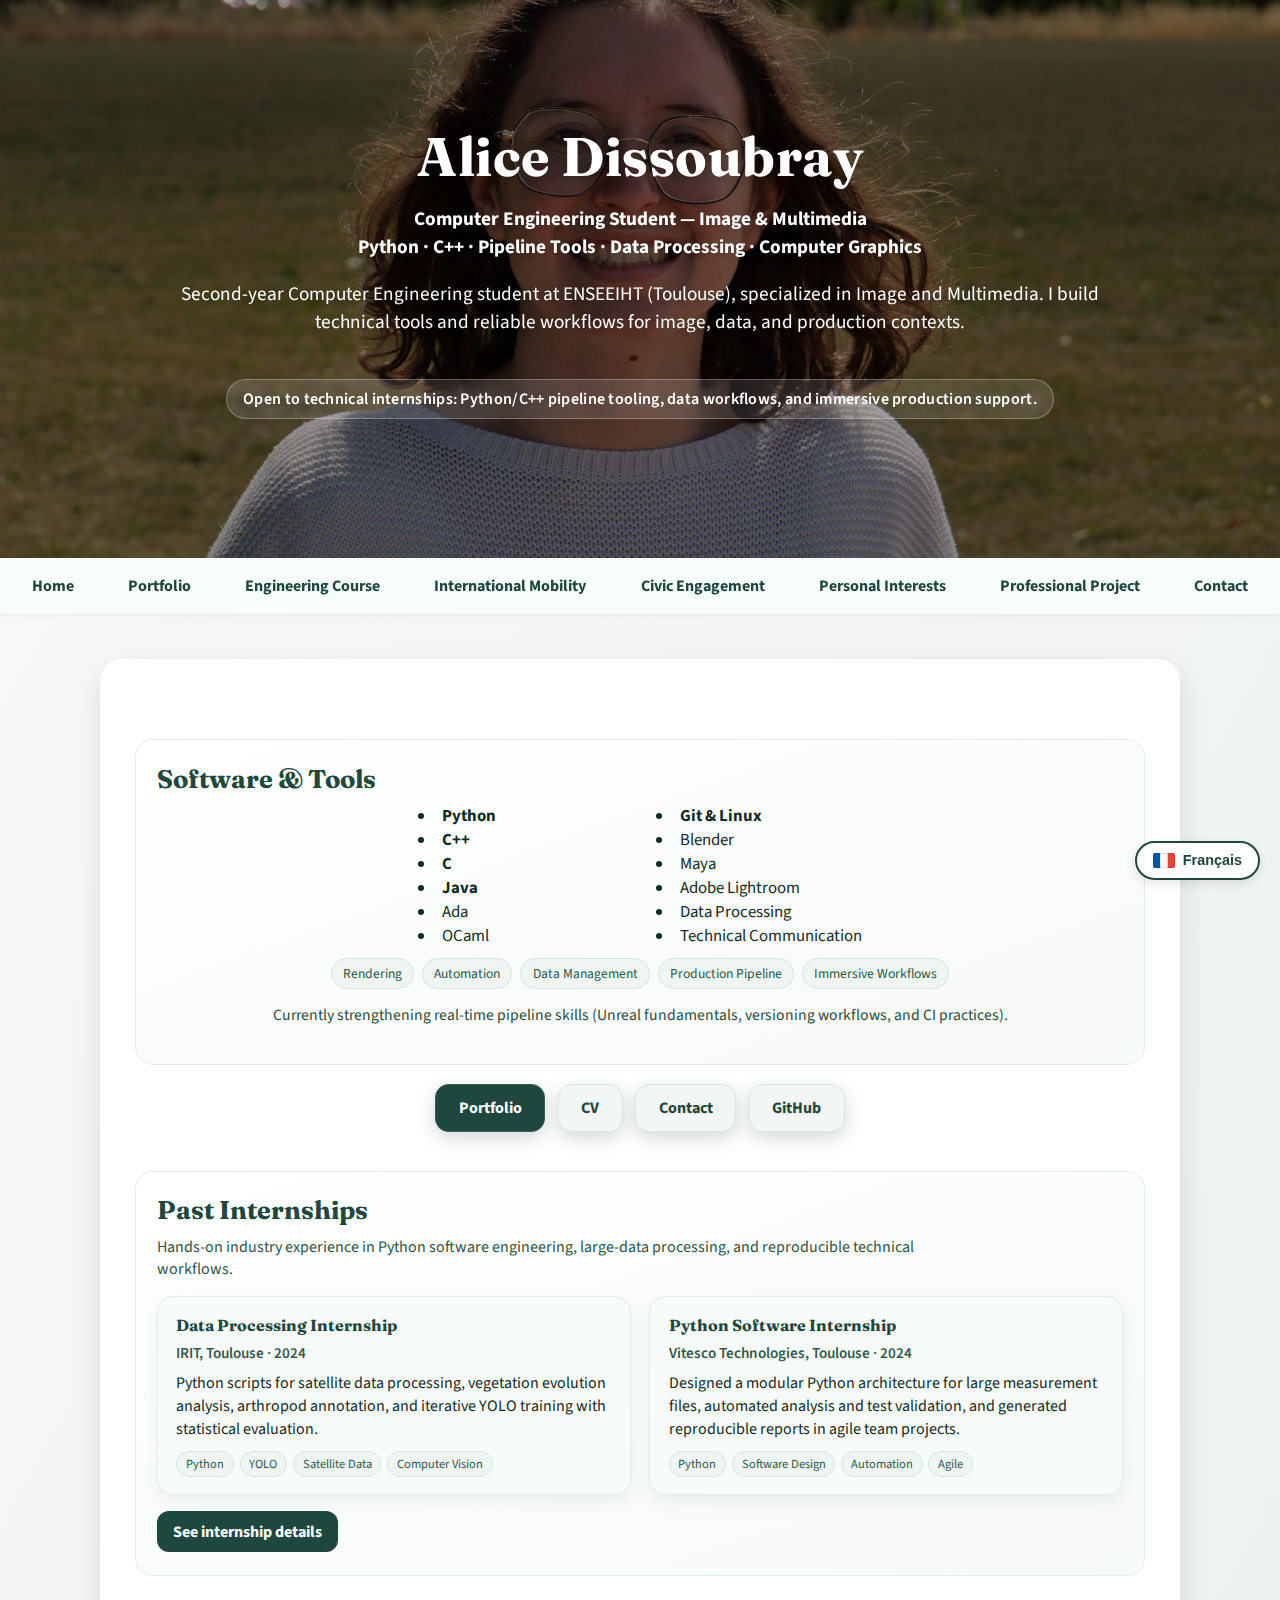
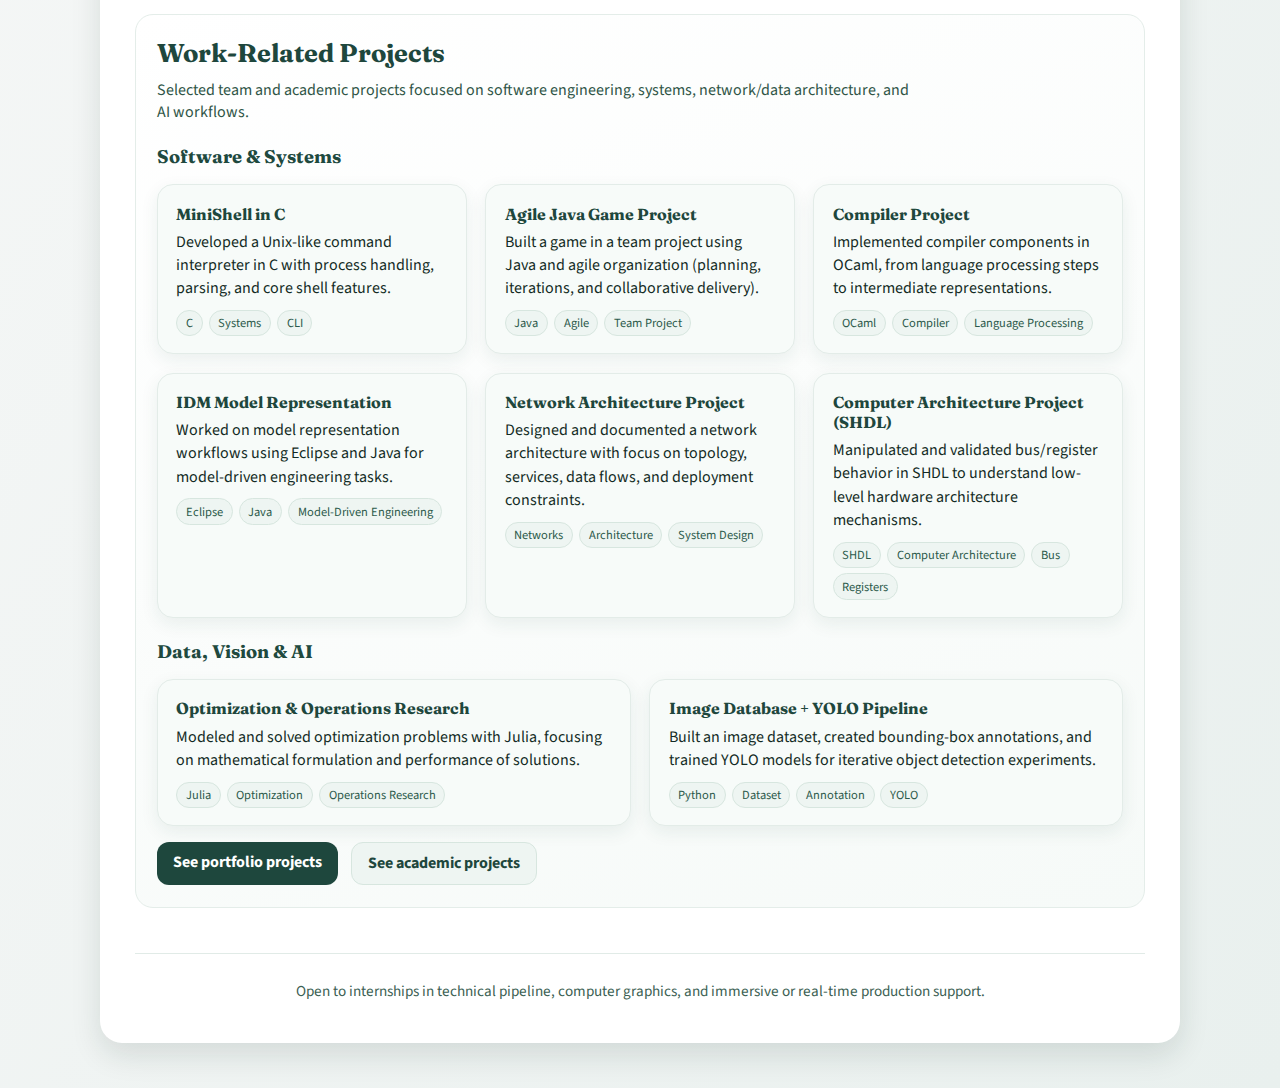
<file: index.html>
﻿<!DOCTYPE html>
<html lang="en" class="lang-en">
<head>
    <meta charset="UTF-8">
    <meta name="viewport" content="width=device-width, initial-scale=1.0">
    <title>Alice Dissoubray</title>
    <meta name="description" content="Portfolio of Alice Dissoubray, Computer Engineering student (Image &amp; Multimedia) focused on Python/C++ tools, data workflows, and production pipeline for animation and immersive projects.">
    <meta property="og:title" content="Alice Dissoubray Portfolio">
    <meta property="og:description" content="Portfolio of Alice Dissoubray, Computer Engineering student (Image &amp; Multimedia) focused on Python/C++ tools, data workflows, and production pipeline for animation and immersive projects.">
    <meta property="og:image" content="img/cover.jpg">
    <meta property="og:type" content="website">
    <link rel="preconnect" href="https://fonts.googleapis.com">
    <link rel="preconnect" href="https://fonts.gstatic.com" crossorigin>
    <link href="https://fonts.googleapis.com/css2?family=Fraunces:wght@500;700&family=Source+Sans+3:wght@400;600;700&display=swap" rel="stylesheet">
    <link rel="stylesheet" href="css/site.css">
    <link rel="icon" type="image/png" href="img/cara.png">
    <script src="js/language-switch-css.js"></script>
    <style>
        .hero-header {
            position: relative;
            width: 100vw;
            min-height: 62vh;
            display:flex;
            flex-direction:column;
            align-items:center;
            justify-content:center;
            background: linear-gradient(110deg, var(--forest-dark) 0%, var(--forest) 60%, var(--sage) 100%);
            overflow:hidden;
        }
        .hero-bg {
            position:absolute;
            inset:0;
            width:100%;
            height:100%;
            object-fit:cover;
            z-index:1;
            filter:brightness(0.6) saturate(1.05);
        }
        .hero-content {
            position: relative;
            z-index:2;
            color:#fff;
            text-align:center;
            padding: 0 1.2rem;
            max-width: 980px;
        }
        .hero-title {
            font-family: 'Fraunces', serif;
            font-size:3.4rem;
            font-weight:700;
            margin:0;
            letter-spacing:0.5px;
            text-shadow:0 8px 24px rgba(0,0,0,0.22);
        }
        .hero-subtitle {
            font-size:1.2rem;
            margin-top:1rem;
            text-shadow:0 2px 10px rgba(0,0,0,0.2);
            line-height: 1.45;
        }
        .hero-focus {
            margin-top: 1.4rem;
            display: inline-flex;
            gap: 0.6rem;
            align-items:center;
            background: rgba(255, 255, 255, 0.12);
            border: 1px solid rgba(255, 255, 255, 0.28);
            padding: 0.5rem 1rem;
            border-radius: 999px;
            font-weight: 600;
            letter-spacing: 0.3px;
        }
        .home-main {
            max-width: 1080px;
        }
        .section-title {
            font-family: 'Fraunces', serif;
            font-size: 1.6rem;
            margin:0 0 0.6rem 0;
            color: var(--forest);
        }
        .flow-section {
            margin-top: 2.4rem;
            padding: 1.4rem 1.3rem;
            border: 1px solid #e4ede9;
            border-radius: 18px;
            background: linear-gradient(160deg, #ffffff 0%, #f6faf8 100%);
        }
        .section-lead {
            margin: 0 0 0.8rem 0;
            color: #2f5547;
            max-width: 760px;
        }
        .skills ul {
            columns:2;
            width: fit-content;
            margin:0 auto 0.5rem auto;
            font-size:1.05rem;
            padding-left: 0;
            column-gap: 2rem;
            list-style-position: inside;
            text-align: left;
        }
        .tag-row {
            display:flex;
            flex-wrap:wrap;
            gap:0.5rem;
            justify-content:center;
            margin-top:0.6rem;
        }
        .tag {
            background:#eef5f2;
            color:#2c5a4b;
            padding:0.3rem 0.7rem;
            border-radius:999px;
            font-size:0.85rem;
            border:1px solid #d7e6df;
        }
        .highlights-grid {
            display:grid;
            grid-template-columns: repeat(auto-fit, minmax(280px, 1fr));
            gap:1.15rem;
            margin-top:1rem;
        }
        .highlight-card {
            background:#f7fbf9;
            border:1px solid #e3ece8;
            border-radius:16px;
            padding:1.15rem 1.15rem 1.05rem 1.15rem;
            box-shadow:0 6px 18px rgba(30,71,61,0.08);
            transition: transform 0.2s ease, box-shadow 0.2s ease;
        }
        .highlight-card:hover {
            transform: translateY(-3px);
            box-shadow:0 12px 24px rgba(30,71,61,0.12);
        }
        .highlight-card h4 {
            margin:0 0 0.45rem 0;
            font-family:'Fraunces', serif;
            color:var(--forest);
        }
        .highlight-card p {
            line-height: 1.45;
            margin: 0.35rem 0 0 0;
        }
        .highlight-meta {
            color:#335a4c;
            font-size:0.95rem;
            font-weight:600;
            margin-bottom:0.45rem;
        }
        .highlight-tags {
            display:flex;
            flex-wrap:wrap;
            gap:0.35rem;
            margin-top:0.6rem;
        }
        .highlight-tags span {
            background:#eef5f2;
            border:1px solid #d7e6df;
            color:#2c5a4b;
            border-radius:999px;
            padding:0.2rem 0.55rem;
            font-size:0.78rem;
        }
        .group-title {
            margin: 1.4rem 0 0.4rem 0;
            color: #20493e;
            font-size: 1.15rem;
            font-weight: 700;
        }
        .cta-row {
            display:flex;
            flex-wrap:wrap;
            gap:0.8rem;
            margin-top:1rem;
        }
        .cta-row a {
            background:var(--forest);
            color:#fff;
            padding:0.6rem 1rem;
            border-radius:12px;
            text-decoration:none;
            font-weight:700;
        }
        .cta-row a.secondary {
            background:#eef5f2;
            color:var(--forest);
            border:1px solid #d7e6df;
        }
        @media (max-width: 900px) {
            .flow-section {
                padding: 1.15rem 1rem;
            }
            .highlights-grid {
                grid-template-columns: 1fr;
            }
        }
        @media (max-width: 700px) {
            .hero-title { font-size:2.2rem; }
            .hero-subtitle { font-size:1.05rem; }
            .hero-focus { font-size:0.86rem; }
        }
    </style>
</head>
<body>
    <div class="hero-header" id="heroHeader">
        <img src="img/cover.jpg" alt="Alice Dissoubray Cover" class="hero-bg" id="heroBg">
        <div class="hero-content" id="heroContent">
            <h1 class="hero-title">Alice Dissoubray</h1>
            <p class="hero-subtitle">
              <span class="en"><strong>Computer Engineering Student &mdash; Image &amp; Multimedia<br>Python &middot; C++ &middot; Pipeline Tools &middot; Data Processing &middot; Computer Graphics</strong></span>
              <span class="fr"><strong>&Eacute;tudiante ing&eacute;nieure en informatique &mdash; Image &amp; Multim&eacute;dia<br>Python &middot; C++ &middot; Outils pipeline &middot; Traitement de donn&eacute;es &middot; Images de synth&egrave;se</strong></span>
            </p>
            <p class="hero-subtitle">
                            <span class="en">Second-year Computer Engineering student at ENSEEIHT (Toulouse), specialized in Image and Multimedia. I build technical tools and reliable workflows for image, data, and production contexts.</span>
                            <span class="fr">&Eacute;tudiante en deuxi&egrave;me ann&eacute;e d&rsquo;ing&eacute;nierie informatique &agrave; l&rsquo;ENSEEIHT (Toulouse), sp&eacute;cialis&eacute;e en Image et Multim&eacute;dia. Je con&ccedil;ois des outils techniques et des workflows fiables pour l&rsquo;image, la donn&eacute;e et la production.</span>
            </p>
            <p class="hero-focus">
                <span class="en">Open to technical internships: Python/C++ pipeline tooling, data workflows, and immersive production support.</span>
                <span class="fr">Ouverte aux stages techniques : outillage pipeline Python/C++, workflows de donn&eacute;es et support de production immersive.</span>
            </p>
        </div>
    </div>

    <nav>
        <a href="index.html"><span class="en">Home</span><span class="fr">Accueil</span></a>
        <a href="portfolio.html"><span class="en">Portfolio</span><span class="fr">Portfolio</span></a>
        <a href="Engineering_course.html"><span class="en">Engineering Course</span><span class="fr">Cursus Ingénieur</span></a>
        <a href="International_mobility.html"><span class="en">International Mobility</span><span class="fr">Mobilité internationale</span></a>
        <a href="sustainability.html"><span class="en">Civic Engagement</span><span class="fr">Engagement civique</span></a>
        <a href="hobbies.html"><span class="en">Personal Interests</span><span class="fr">Centres d'intérêt personnels</span></a>
        <a href="ProfessionalProject.html"><span class="en">Professional Project</span><span class="fr">Projet professionnel</span></a>
        <a href="contact.html"><span class="en">Contact</span><span class="fr">Contact</span></a>
    </nav>

    <main class="home-main">
        <section class="skills flow-section">
            <h2 class="section-title"><span class="en">Software & Tools</span><span class="fr">Logiciels & Outils</span></h2>
            <ul>
                <li><strong>Python</strong></li>
                <li><strong>C++</strong></li>
                <li><strong>C</strong></li>
                <li><strong>Java</strong></li>
                <li>Ada</li>
                <li>OCaml</li>
                <li><strong>Git & Linux</strong></li>
                <li>Blender</li>
                <li>Maya</li>
                <li>Adobe Lightroom</li>
                <li>Data Processing</li>
                <li>Technical Communication</li>
            </ul>
            <div class="tag-row">
                <span class="tag"><span class="en">Rendering</span><span class="fr">Rendu</span></span>
                <span class="tag"><span class="en">Automation</span><span class="fr">Automatisation</span></span>
                <span class="tag"><span class="en">Data Management</span><span class="fr">Gestion de donn&eacute;es</span></span>
                <span class="tag"><span class="en">Production Pipeline</span><span class="fr">Pipeline de production</span></span>
                <span class="tag"><span class="en">Immersive Workflows</span><span class="fr">Workflows immersifs</span></span>
            </div>
            <p style="text-align:center; font-size:0.98rem; color:#2a4d3c;"><span class="en">Currently strengthening real-time pipeline skills (Unreal fundamentals, versioning workflows, and CI practices).</span><span class="fr">Je renforce actuellement mes comp&eacute;tences pipeline temps r&eacute;el (bases Unreal, workflows de versioning et pratiques CI).</span></p>
        </section>
        <div class="btn-group">
            <a href="portfolio.html"><span class="en">Portfolio</span><span class="fr">Portfolio</span></a>
            <a href="docs/CV_English.pdf" target="_blank" class="secondary"><span class="en">CV</span><span class="fr">CV</span></a>
            <a href="contact.html" class="secondary"><span class="en">Contact</span><span class="fr">Contact</span></a>
            <a href="https://github.com/aliwally" target="_blank" class="secondary"><span class="en">GitHub</span><span class="fr">GitHub</span></a>
        </div>

        <section class="flow-section">
            <h2 class="section-title"><span class="en">Past Internships</span><span class="fr">Stages passés</span></h2>
            <p class="section-lead"><span class="en">Hands-on industry experience in Python software engineering, large-data processing, and reproducible technical workflows.</span><span class="fr">Exp&eacute;riences en entreprise orient&eacute;es ing&eacute;nierie logicielle Python, traitement de donn&eacute;es volumineuses et workflows techniques reproductibles.</span></p>
            <div class="highlights-grid">
                <div class="highlight-card">
                    <h4><span class="en">Data Processing Internship</span><span class="fr">Stage en traitement de données</span></h4>
                    <div class="highlight-meta">IRIT, Toulouse · 2024</div>
                    <p class="en">Python scripts for satellite data processing, vegetation evolution analysis, arthropod annotation, and iterative YOLO training with statistical evaluation.</p>
                    <p class="fr">Scripts Python pour le traitement de donn&eacute;es satellites, l&rsquo;analyse de l&rsquo;&eacute;volution de la v&eacute;g&eacute;tation, l&rsquo;annotation d&rsquo;arthropodes et l&rsquo;entra&icirc;nement it&eacute;ratif de mod&egrave;les YOLO avec analyse statistique.</p>
                    <div class="highlight-tags"><span>Python</span><span>YOLO</span><span>Satellite Data</span><span>Computer Vision</span></div>
                </div>
                <div class="highlight-card">
                    <h4><span class="en">Python Software Internship</span><span class="fr">Stage développeur logiciel Python</span></h4>
                    <div class="highlight-meta">Vitesco Technologies, Toulouse · 2024</div>
                    <p class="en">Designed a modular Python architecture for large measurement files, automated analysis and test validation, and generated reproducible reports in agile team projects.</p>
                    <p class="fr">Conception d&rsquo;une architecture Python modulaire pour des fichiers de mesure volumineux, automatisation de l&rsquo;analyse et de la validation des tests, et g&eacute;n&eacute;ration de rapports reproductibles en contexte agile.</p>
                    <div class="highlight-tags"><span>Python</span><span>Software Design</span><span>Automation</span><span>Agile</span></div>
                </div>
            </div>
            <div class="cta-row">
                <a href="ProfessionalProject.html"><span class="en">See internship details</span><span class="fr">Voir le détail des stages</span></a>
            </div>
        </section>

        <section class="flow-section">
            <h2 class="section-title"><span class="en">Work-Related Projects</span><span class="fr">Projets orientés métier</span></h2>
            <p class="section-lead"><span class="en">Selected team and academic projects focused on software engineering, systems, network/data architecture, and AI workflows.</span><span class="fr">S&eacute;lection de projets d&rsquo;&eacute;quipe et acad&eacute;miques orient&eacute;s ing&eacute;nierie logicielle, syst&egrave;mes, architecture r&eacute;seau/donn&eacute;es et workflows IA.</span></p>
            <h3 class="group-title"><span class="en">Software & Systems</span><span class="fr">Logiciel & systèmes</span></h3>
            <div class="highlights-grid">
                <div class="highlight-card">
                    <h4><span class="en">MiniShell in C</span><span class="fr">MiniShell en C</span></h4>
                    <p class="en">Developed a Unix-like command interpreter in C with process handling, parsing, and core shell features.</p>
                    <p class="fr">Développement d’un interpréteur de commandes type Unix en C, avec gestion des processus, parsing et fonctionnalités principales d’un shell.</p>
                    <div class="highlight-tags"><span>C</span><span>Systems</span><span>CLI</span></div>
                </div>
                <div class="highlight-card">
                    <h4><span class="en">Agile Java Game Project</span><span class="fr">Projet de jeu Java en méthode agile</span></h4>
                    <p class="en">Built a game in a team project using Java and agile organization (planning, iterations, and collaborative delivery).</p>
                    <p class="fr">Réalisation d’un jeu en projet de groupe avec Java et organisation agile (planification, itérations et livrables collaboratifs).</p>
                    <div class="highlight-tags"><span>Java</span><span>Agile</span><span>Team Project</span></div>
                </div>
                <div class="highlight-card">
                    <h4><span class="en">Compiler Project</span><span class="fr">Projet compilateur</span></h4>
                    <p class="en">Implemented compiler components in OCaml, from language processing steps to intermediate representations.</p>
                    <p class="fr">Implémentation de composants de compilateur en OCaml, des étapes de traitement du langage jusqu’aux représentations intermédiaires.</p>
                    <div class="highlight-tags"><span>OCaml</span><span>Compiler</span><span>Language Processing</span></div>
                </div>
                <div class="highlight-card">
                    <h4><span class="en">IDM Model Representation</span><span class="fr">Représentation de modèles IDM</span></h4>
                    <p class="en">Worked on model representation workflows using Eclipse and Java for model-driven engineering tasks.</p>
                    <p class="fr">Travail sur des workflows de représentation de modèles avec Eclipse et Java dans un cadre d’ingénierie dirigée par les modèles.</p>
                    <div class="highlight-tags"><span>Eclipse</span><span>Java</span><span>Model-Driven Engineering</span></div>
                </div>
                <div class="highlight-card">
                    <h4><span class="en">Network Architecture Project</span><span class="fr">Projet réseau : conception d’architecture</span></h4>
                    <p class="en">Designed and documented a network architecture with focus on topology, services, data flows, and deployment constraints.</p>
                    <p class="fr">Conception et documentation d&rsquo;une architecture r&eacute;seau avec focus sur la topologie, les services, les flux de donn&eacute;es et les contraintes de d&eacute;ploiement.</p>
                    <div class="highlight-tags"><span>Networks</span><span>Architecture</span><span>System Design</span></div>
                </div>
                <div class="highlight-card">
                    <h4><span class="en">Computer Architecture Project (SHDL)</span><span class="fr">Projet architecture (SHDL)</span></h4>
                    <p class="en">Manipulated and validated bus/register behavior in SHDL to understand low-level hardware architecture mechanisms.</p>
                    <p class="fr">Manipulation et validation du comportement des bus et registres en SHDL pour comprendre les mécanismes bas niveau d’architecture matérielle.</p>
                    <div class="highlight-tags"><span>SHDL</span><span>Computer Architecture</span><span>Bus</span><span>Registers</span></div>
                </div>
            </div>
            <h3 class="group-title"><span class="en">Data, Vision & AI</span><span class="fr">Données, vision & IA</span></h3>
            <div class="highlights-grid">
                <div class="highlight-card">
                    <h4><span class="en">Optimization & Operations Research</span><span class="fr">Optimisation & recherche opérationnelle</span></h4>
                    <p class="en">Modeled and solved optimization problems with Julia, focusing on mathematical formulation and performance of solutions.</p>
                    <p class="fr">Modélisation et résolution de problèmes d’optimisation avec Julia, avec focus sur la formulation mathématique et la performance des solutions.</p>
                    <div class="highlight-tags"><span>Julia</span><span>Optimization</span><span>Operations Research</span></div>
                </div>
                <div class="highlight-card">
                    <h4><span class="en">Image Database + YOLO Pipeline</span><span class="fr">Base d’images + pipeline YOLO</span></h4>
                    <p class="en">Built an image dataset, created bounding-box annotations, and trained YOLO models for iterative object detection experiments.</p>
                    <p class="fr">Création d’une base d’images, annotation de boîtes de détection, puis entraînement de modèles YOLO dans une boucle d’expérimentation itérative.</p>
                    <div class="highlight-tags"><span>Python</span><span>Dataset</span><span>Annotation</span><span>YOLO</span></div>
                </div>
            </div>
            <div class="cta-row">
                <a href="portfolio.html"><span class="en">See portfolio projects</span><span class="fr">Voir les projets portfolio</span></a>
                <a href="Engineering_course.html" class="secondary"><span class="en">See academic projects</span><span class="fr">Voir les projets scolaires</span></a>
            </div>
        </section>

        <footer>
            <div class="en">Open to internships in technical pipeline, computer graphics, and immersive or real-time production support.</div>
            <div class="fr">Ouverte aux stages en pipeline technique, images de synth&egrave;se et support de production immersive ou temps r&eacute;el.</div>
        </footer>
    </main>

    <script src="js/header-shrink.js"></script>
</body>
</html>
</file>
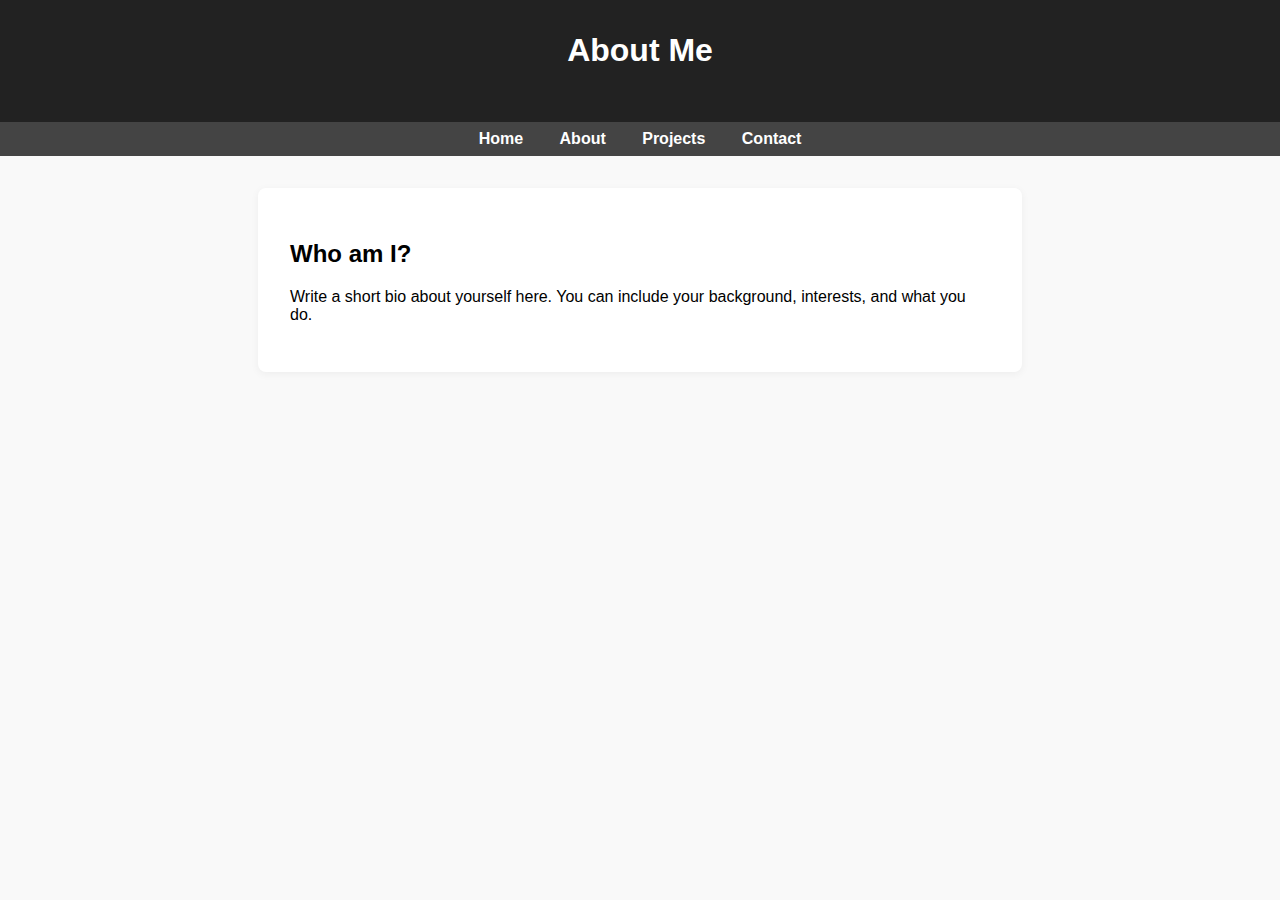
<file: about.html>
<!DOCTYPE html>
<html lang="en">
<head>
    <meta charset="UTF-8">
    <meta name="viewport" content="width=device-width, initial-scale=1.0">
    <title>About - Ali Wally Portfolio</title>
    <link rel="stylesheet" href="index.html">
    <style>
        body { font-family: Arial, sans-serif; margin: 0; padding: 0; background: #f9f9f9; }
        header { background: #222; color: #fff; padding: 2rem 1rem; text-align: center; }
        nav { background: #444; padding: 0.5rem 0; text-align: center; }
        nav a { color: #fff; margin: 0 1rem; text-decoration: none; font-weight: bold; }
        nav a:hover { text-decoration: underline; }
        main { max-width: 700px; margin: 2rem auto; background: #fff; padding: 2rem; border-radius: 8px; box-shadow: 0 2px 8px rgba(0,0,0,0.05); }
        h1 { margin-top: 0; }
    </style>
</head>
<body>
    <header>
        <h1>About Me</h1>
    </header>
    <nav>
        <a href="index.html">Home</a>
        <a href="about.html">About</a>
        <a href="projects.html">Projects</a>
        <a href="contact.html">Contact</a>
    </nav>
    <main>
        <h2>Who am I?</h2>
        <p>Write a short bio about yourself here. You can include your background, interests, and what you do.</p>
    </main>
</body>
</html>
</file>
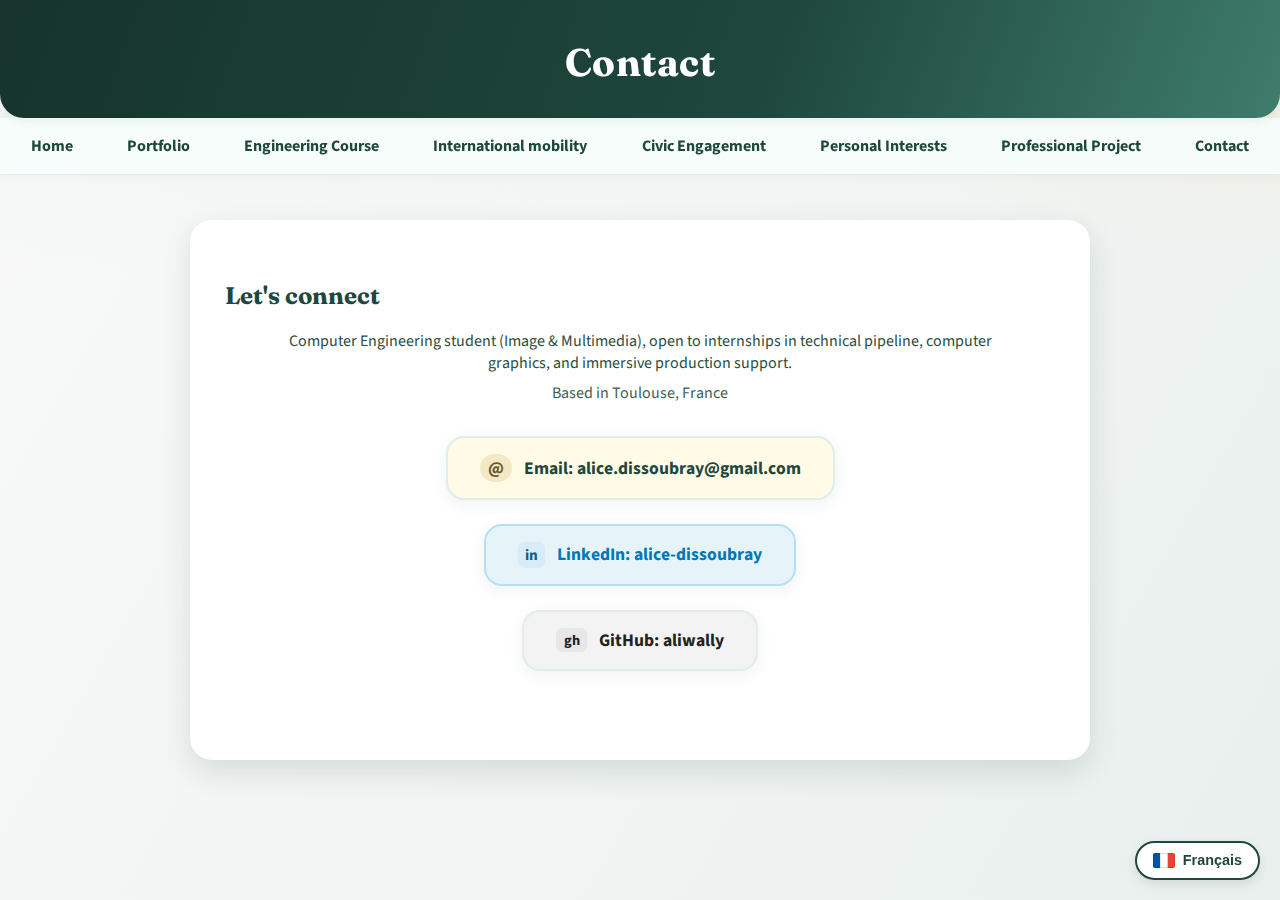
<file: contact.html>
﻿<!DOCTYPE html>
<html lang="en" class="lang-en">
<head>
    <meta charset="UTF-8">
    <meta name="viewport" content="width=device-width, initial-scale=1.0">
    <title>Contact - Alice Dissoubray</title>
    <link rel="preconnect" href="https://fonts.googleapis.com">
    <link rel="preconnect" href="https://fonts.gstatic.com" crossorigin>
    <link href="https://fonts.googleapis.com/css2?family=Fraunces:wght@500;700&family=Source+Sans+3:wght@400;600;700&display=swap" rel="stylesheet">
    <script src="js/language-switch-css.js"></script>
    <style>
        form { display: flex; flex-direction: column; gap: 1rem; }
        input, textarea { padding: 0.5rem; border-radius: 6px; border: 1px solid #ccc; }
        button { background: var(--forest); color: #fff; border: none; padding: 0.75rem; border-radius: 8px; cursor: pointer; font-weight: bold; transition: background 0.2s; }
        button:hover { background: var(--sage); }
        @media (max-width: 600px) {
            main { padding: 1.4rem 1rem; max-width: 98vw; }
        }
    </style>
    <link rel="stylesheet" href="css/site.css">
</head>
<body>
    <header id="mainHeader">
        <h1>
            <span class="en">Contact</span>
            <span class="fr">Contact</span>
        </h1>
    </header>
    <nav id="mainNav">
        <a href="index.html">
            <span class="en">Home</span>
            <span class="fr">Accueil</span>
        </a>
        <a href="portfolio.html"><span class="en">Portfolio</span><span class="fr">Portfolio</span></a>
        <a href="Engineering_course.html">
            <span class="en">Engineering Course</span>
            <span class="fr">Cursus Ingénieur</span>
        </a>
        <a href="International_mobility.html">
            <span class="en">International mobility</span>
            <span class="fr">Mobilité internationale</span>
        </a>
        <a href="sustainability.html">
            <span class="en">Civic Engagement</span>
            <span class="fr">Engagement civique</span>
        </a>
        <a href="hobbies.html">
            <span class="en">Personal Interests</span>
            <span class="fr">Centres d'intérêt personnels</span>
        </a>
        <a href="ProfessionalProject.html">
            <span class="en">Professional Project</span>
            <span class="fr">Projet professionnel</span>
        </a>
        <a href="contact.html">
            <span class="en">Contact</span>
            <span class="fr">Contact</span>
        </a>
    </nav>
    <main>

        <h2>
            <span class="en">Let's connect</span>
            <span class="fr">Contactez-moi</span>
        </h2>
        <p style="text-align:center; color:#2a4d3c; max-width:720px; margin:0 auto;">
            <span class="en">Computer Engineering student (Image &amp; Multimedia), open to internships in technical pipeline, computer graphics, and immersive production support.</span>
            <span class="fr">&Eacute;tudiante ing&eacute;nieure (Image &amp; Multim&eacute;dia), ouverte aux stages en pipeline technique, images de synth&egrave;se et support de production immersive.</span>
        </p>
        <p style="text-align:center; color:#3d5f53; margin-top:0.5rem;">
            <span class="en">Based in Toulouse, France</span>
            <span class="fr">Bas&eacute;e &agrave; Toulouse, France</span>
        </p>
        <div style="display: flex; flex-direction: column; gap: 1.5rem; align-items: center; margin-top: 2rem; width: 100%;">
            <a href="mailto:alice.dissoubray@gmail.com" style="display: flex; align-items: center; gap: 0.75rem; background: #fffbe6; color: #1e473d; padding: 1rem 2rem; border-radius: 18px; text-decoration: none; font-weight: bold; box-shadow: 0 4px 16px rgba(30,71,61,0.07); font-size: 1.1rem; border: 2px solid #e0ede8; transition: box-shadow 0.2s, transform 0.2s;">
                <span style="font-size:1.1rem; font-weight:700; background:#f3e9c7; color:#6a5a2b; padding:0.1rem 0.5rem; border-radius:999px;">@</span>
                <span class="en">Email: alice.dissoubray@gmail.com</span>
                <span class="fr">Email : alice.dissoubray@gmail.com</span>
            </a>
            <a href="https://www.linkedin.com/in/alice-dissoubray-9a1116295" target="_blank" style="display: flex; align-items: center; gap: 0.75rem; background: #e6f4fa; color: #0077b5; padding: 1rem 2rem; border-radius: 18px; text-decoration: none; font-weight: bold; box-shadow: 0 4px 16px rgba(30,71,61,0.07); font-size: 1.1rem; border: 2px solid #b3e0f7; transition: box-shadow 0.2s, transform 0.2s;">
                <span style="font-size:0.95rem; font-weight:700; background:#d7ecf7; color:#0b5f8b; padding:0.1rem 0.45rem; border-radius:6px;">in</span>
                <span class="en">LinkedIn: alice-dissoubray</span>
                <span class="fr">LinkedIn : alice-dissoubray</span>
            </a>
            <a href="https://github.com/aliwally" target="_blank" style="display: flex; align-items: center; gap: 0.75rem; background: #f3f3f3; color: #222; padding: 1rem 2rem; border-radius: 18px; text-decoration: none; font-weight: bold; box-shadow: 0 4px 16px rgba(30,71,61,0.07); font-size: 1.1rem; border: 2px solid #e0ede8; transition: box-shadow 0.2s, transform 0.2s;">
                <span style="font-size:0.9rem; font-weight:700; background:#e7e7e7; color:#1f1f1f; padding:0.1rem 0.45rem; border-radius:6px;">gh</span>
                <span class="en">GitHub: aliwally</span>
                <span class="fr">GitHub : aliwally</span>
            </a>
        </div>
    </main>
    <script src="js/header-shrink.js"></script>
</body>
</html>
</file>
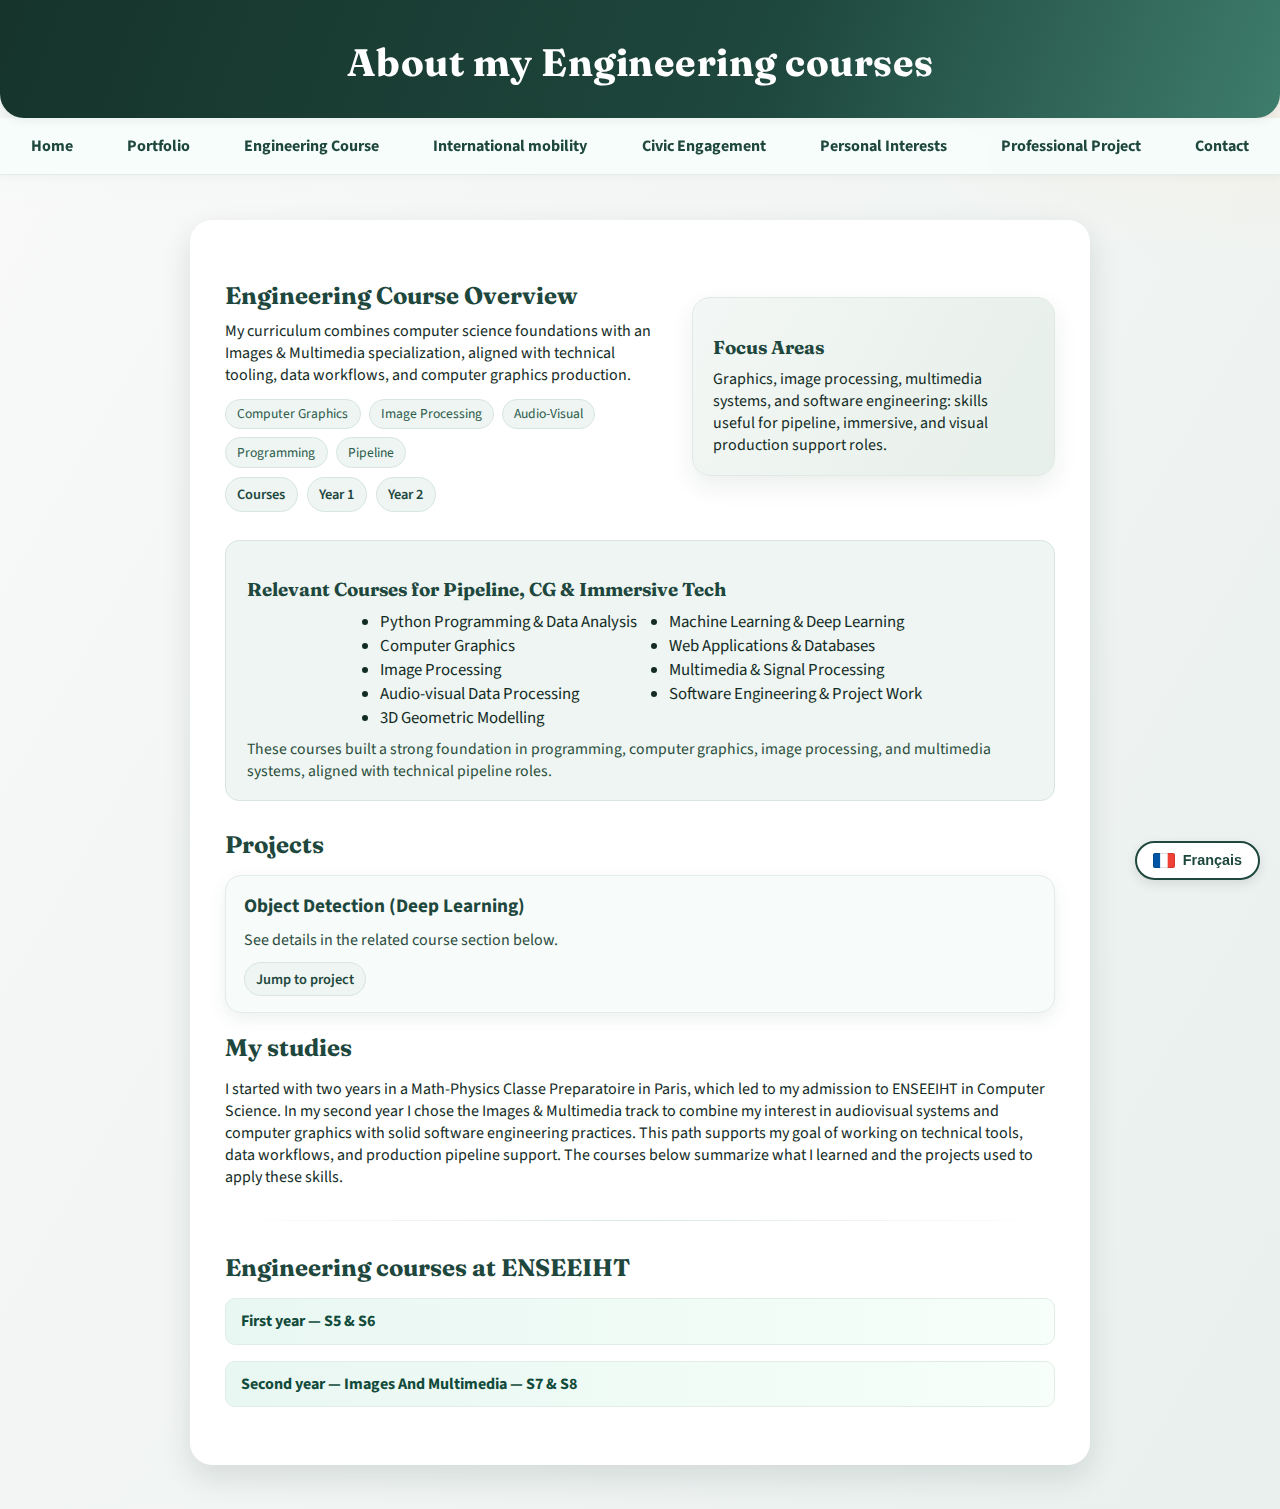
<file: Engineering_course.html>
﻿<!DOCTYPE html>
<html lang="en" class="lang-en">
<head>
    <meta charset="UTF-8">
    <meta name="viewport" content="width=device-width, initial-scale=1.0">
    <title>Engineering - Alice Dissoubray</title>
    <link rel="preconnect" href="https://fonts.googleapis.com">
    <link rel="preconnect" href="https://fonts.gstatic.com" crossorigin>
    <link href="https://fonts.googleapis.com/css2?family=Fraunces:wght@500;700&family=Source+Sans+3:wght@400;600;700&display=swap" rel="stylesheet">
    <script src="js/language-switch-css.js"></script>
    <style>
        .page-hero {
            display:grid;
            grid-template-columns: minmax(0, 1.1fr) minmax(0, 0.9fr);
            gap: 1.4rem;
            align-items: center;
            margin-bottom: 1.8rem;
        }
        .hero-card {
            background: linear-gradient(120deg, #f3f7f5 0%, #e6efe9 100%);
            border: 1px solid #dfeae4;
            border-radius: 18px;
            padding: 1.2rem 1.3rem;
            box-shadow: 0 10px 24px rgba(19, 43, 37, 0.08);
        }
        .highlight {
            background:#eef5f2;
            border:1px solid #d7e6df;
            border-radius:14px;
            padding:1.1rem 1.3rem;
            margin: 1.2rem 0 1.8rem 0;
        }
        .tag-row {
            display:flex;
            flex-wrap:wrap;
            gap:0.5rem;
            margin-top:0.8rem;
        }
        .tag {
            background:#eef5f2;
            color:#2c5a4b;
            padding:0.3rem 0.7rem;
            border-radius:999px;
            font-size:0.85rem;
            border:1px solid #d7e6df;
        }
        .toc {
            display:flex;
            flex-wrap:wrap;
            gap:0.6rem;
            margin-top:0.6rem;
        }
        .toc a {
            text-decoration:none;
            color:#1e473d;
            background:#eef5f2;
            border:1px solid #d7e6df;
            padding:0.35rem 0.7rem;
            border-radius:999px;
            font-weight:600;
            font-size:0.9rem;
        }
        .section-title {
            font-family:'Fraunces', serif;
            color:#1e473d;
            margin-bottom:0.6rem;
        }
        .section-divider {
            height: 1px;
            background: linear-gradient(90deg, transparent, #dbe7e1, transparent);
            margin: 2rem 0;
        }
        .project-grid {
            display:grid;
            grid-template-columns: repeat(auto-fit, minmax(240px, 1fr));
            gap:1rem;
            margin-top:1rem;
        }
        .project-card {
            background:#f9fbfa;
            border:1px solid #e1ebe7;
            border-radius:16px;
            padding:1rem 1.1rem;
            box-shadow:0 8px 20px rgba(19, 43, 37, 0.08);
        }
        .project-card h4 {
            margin:0 0 0.5rem 0;
            color:#1e473d;
            font-size:1.2rem;
        }
        .project-card p {
            margin:0.3rem 0 0 0;
            color:#2b4c42;
            line-height:1.55;
        }
        /* Collapsible year/semester styles */
        details.year, details.semester { margin: 1rem 0; border-radius: 10px; }
        details.year > summary, details.semester > summary {
            cursor: pointer;
            padding: 0.7rem 0.9rem;
            background: linear-gradient(90deg,#e9f7f2,#f6fff9);
            border: 1px solid #dfeee6;
            border-radius: 10px;
            font-weight: 700;
            color: #114b3b;
            list-style: none;
        }
        details.year[open] > summary, details.semester[open] > summary { box-shadow: inset 0 -2px 0 rgba(0,0,0,0.03); }
        details.year details.semester { margin: 0.6rem 0 0 0.6rem; }
        details > summary::-webkit-details-marker { display: none; }
        code.lang-note { font-family: ui-monospace, SFMono-Regular, Menlo, Monaco, 'Roboto Mono', monospace; background: #234d42b2; padding: 0 .25rem; border-radius: 3px; font-size: .95em; }
        @media (max-width: 900px) {
            .page-hero { grid-template-columns: 1fr; }
        }
    </style>
    <link rel="stylesheet" href="css/site.css">
</head>
<body>
    <header id="mainHeader">
        <h1>
            <span class="en">About my Engineering courses</span>
            <span class="fr">À  propos de mon parcours Ingénieur</span>
            </h1>
    </header>
    <nav id="mainNav">
        <a href="index.html">
            <span class="en">Home</span>
            <span class="fr">Accueil</span>
        </a>
        <a href="portfolio.html"><span class="en">Portfolio</span><span class="fr">Portfolio</span></a>
        <a href="Engineering_course.html">
            <span class="en">Engineering Course</span>
            <span class="fr">Cursus Ingénieur</span>
        </a>
        <a href="International_mobility.html">
            <span class="en">International mobility</span>
            <span class="fr">Mobilité internationale</span>
        </a>
        <a href="sustainability.html">
            <span class="en">Civic Engagement</span>
            <span class="fr">Engagement civique</span>
        </a>
        <a href="hobbies.html">
            <span class="en">Personal Interests</span>
            <span class="fr">Centres d'intérêt personnels</span>
        </a>
        <a href="ProfessionalProject.html">
            <span class="en">Professional Project</span>
            <span class="fr">Projet professionnel</span>
        </a>
        <a href="contact.html">
            <span class="en">Contact</span>
            <span class="fr">Contact</span>
        </a>
    </nav>
    <main>
        <section class="page-hero" id="overview">
            <div>
                <h2 class="section-title"><span class="en">Engineering Course Overview</span><span class="fr">Parcours ingénieur</span></h2>
                <p class="en">My curriculum combines computer science foundations with an Images & Multimedia specialization, aligned with technical tooling, data workflows, and computer graphics production.</p>
                <p class="fr">Mon cursus combine des fondamentaux en informatique et une sp&eacute;cialisation Image &amp; Multim&eacute;dia, en lien avec l&rsquo;outillage technique, les workflows de donn&eacute;es et la production en images de synth&egrave;se.</p>
                <div class="tag-row">
                    <span class="tag">Computer Graphics</span>
                    <span class="tag">Image Processing</span>
                    <span class="tag">Audio‑Visual</span>
                    <span class="tag">Programming</span>
                    <span class="tag">Pipeline</span>
                </div>
                <div class="toc">
                    <a href="#courses">Courses</a>
                    <a href="#year1">Year 1</a>
                    <a href="#year2">Year 2</a>
                </div>
            </div>
            <div class="hero-card">
                <h3 class="section-title"><span class="en">Focus Areas</span><span class="fr">Domaines clés</span></h3>
                <p class="en">Graphics, image processing, multimedia systems, and software engineering: skills useful for pipeline, immersive, and visual production support roles.</p>
                <p class="fr">Graphisme, traitement d&rsquo;image, syst&egrave;mes multim&eacute;dia et g&eacute;nie logiciel : des comp&eacute;tences utiles pour les r&ocirc;les de pipeline, d&rsquo;immersif et de support &agrave; la production visuelle.</p>
            </div>
        </section>

        <section class="highlight">
            <h3 class="section-title"><span class="en">Relevant Courses for Pipeline, CG &amp; Immersive Tech</span><span class="fr">Cours pertinents pour pipeline, CG &amp; immersif</span></h3>
            <ul style="columns:2;max-width:600px;margin:0 auto 0.5rem auto;font-size:1.05rem;">
                <li>Python Programming &amp; Data Analysis</li>
                <li>Computer Graphics</li>
                <li>Image Processing</li>
                <li>Audio-visual Data Processing</li>
                <li>3D Geometric Modelling</li>
                <li>Machine Learning &amp; Deep Learning</li>
                <li>Web Applications &amp; Databases</li>
                <li>Multimedia &amp; Signal Processing</li>
                <li>Software Engineering &amp; Project Work</li>
            </ul>
            <div style="font-size:0.98rem;color:#2a4d3c;">These courses built a strong foundation in programming, computer graphics, image processing, and multimedia systems, aligned with technical pipeline roles.</div>
        </section>

        <section id="projects">
            <h2 class="section-title">
                <span class="en">Projects</span>
                <span class="fr">Projets</span>
            </h2>
            <div class="project-grid">
                <div class="project-card">
                    <h4><span class="en">Object Detection (Deep Learning)</span><span class="fr">D&eacute;tection d’objets (apprentissage profond)</span></h4>
                    <p class="en">See details in the related course section below.</p>
                    <p class="fr">Voir les d&eacute;tails dans la section du cours correspondant ci-dessous.</p>
                    <div class="toc">
                        <a href="#project-yolo"><span class="en">Jump to project</span><span class="fr">Voir le projet</span></a>
                    </div>
                </div>
            </div>
        </section>

        <h2 class="section-title">
            <span class="en">My studies</span>
            <span class="fr">Mon parcours</span>
        </h2>
        <p>
            <span class="en">I started with two years in a Math-Physics Classe Preparatoire in Paris, which led to my admission to ENSEEIHT in Computer Science. 
                In my second year I chose the Images &amp; Multimedia track to combine my interest in audiovisual systems and computer graphics with solid software engineering practices. This path supports my goal of working on technical tools, data workflows, and production pipeline support. The courses below summarize what I learned and the projects used to apply these skills.</span>

            <span class="fr">J&rsquo;ai commenc&eacute; par deux ann&eacute;es en Classe Pr&eacute;paratoire (maths-physique) &agrave; Paris, qui m&rsquo;ont permis d&rsquo;int&eacute;grer l&rsquo;ENSEEIHT en informatique. J&rsquo;ai choisi le parcours 
                Image et Multim&eacute;dia en deuxi&egrave;me ann&eacute;e pour allier mon int&eacute;r&ecirc;t pour les syst&egrave;mes audiovisuels et les images de synth&egrave;se avec des pratiques solides de g&eacute;nie logiciel. Ce parcours soutient mon objectif de travailler sur des outils techniques, des workflows de donn&eacute;es et le support pipeline en production.
                Les enseignements ci-dessous donnent une vue d&rsquo;ensemble de ce que j&rsquo;y ai appris, avec des projets r&eacute;alis&eacute;s pour mettre ces comp&eacute;tences en pratique.</span>
        </p>
        <div class="section-divider"></div>

        <section id="courses">
            <h2 class="section-title">
                <span class="en">Engineering courses at ENSEEIHT</span>
                <span class="fr">Mes cours à l'ENSEEIHT</span>
            </h2>

            <details class="year" id="year1">
                <summary>
                    <span class="en">First year — S5 &amp; S6</span>
                    <span class="fr">Première année — S5 &amp; S6</span>
                </summary>

                <details class="semester">
                    <summary>
                        <span class="en">S5</span>
                        <span class="fr">S5</span>
                    </summary>

                    <h3>
                        <span class="en">Integration &amp; Applications / Probability</span>
                        <span class="fr">Intégration et Applications - Probabilités</span>
                    </h3>
                    <ul>
                        <li><span class="en">Integration and Applications <code class="lang-note">Matlab</code></span><span class="fr">Intégration et applications <code class="lang-note">Matlab</code></span></li>
                        <li><span class="en">Probability <code class="lang-note">Matlab</code></span><span class="fr">Probabilités <code class="lang-note">Matlab</code></span></li>
                    </ul>

                    <h3>
                        <span class="en">Imperative Programming</span>
                        <span class="fr">Programmation Impérative</span>
                    </h3>
                    <ul>
                        <li><span class="en">Imperative Programming <code class="lang-note">Ada</code> </span><span class="fr">Programmation impérative <code class="lang-note">Ada</code> </span></li>
                        <li><span class="en">Imperative Programming 2 <code class="lang-note">Ada</code></span><span class="fr">Programmation impérative 2 <code class="lang-note">Ada</code></span></li>
                    </ul>

                    <h3>
                        <span class="en">Numerical Analysis &amp; Statistics</span>
                        <span class="fr">Analyse Numérique - Statistiques</span>
                    </h3>
                    <ul>
                        <li><span class="en">Partial Differential Equations PDE <code class="lang-note">Matlab</code></span><span class="fr">Equations aux Dérivées partielles EDP <code class="lang-note">Matlab</code></span></li>
                        <li><span class="en">Optimization <code class="lang-note">Matlab</code></span><span class="fr">Optimisation <code class="lang-note">Matlab</code></span></li>
                        <li><span class="en">Statistics <code class="lang-note">Matlab</code></span><span class="fr">Statistiques <code class="lang-note">Matlab</code></span></li>
                    </ul>

                    <h3>
                        <span class="en">Control &amp; Data Analysis</span>
                        <span class="fr">Automatique - Analyse de Données</span>
                    </h3>
                    <ul>
                        <li><span class="en">Data Analysis <code class="lang-note">Python</code></span><span class="fr">Analyse de Données <code class="lang-note">Python</code></span></li>
                        <li><span class="en">Automatic Control <code class="lang-note">C</code></span><span class="fr">Automatique <code class="lang-note">C</code></span></li>
                        <li><span class="en">C Programming</span><span class="fr">Langage C</span></li>
                    </ul>

                    <h3>
                        <span class="en">Modelling &amp; Architecture</span>
                        <span class="fr">Modélisation - Architecture</span>
                    </h3>
                    <ul>
                        <li><span class="en">Computer Architecture <code class="lang-note">Simple Hardware Description Language</code></span><span class="fr">Architecture des ordinateurs <code class="lang-note">Simple Hardware Description Language</code></span></li>
                        <li><span class="en">Modeling <code class="lang-note">Coq</code></span><span class="fr">Modélisation <code class="lang-note">Coq</code></span></li>
                    </ul>

                    <h3>
                        <span class="en">Soft &amp; Human Skills</span>
                        <span class="fr">Compétences humaines et transversales</span>
                    </h3>
                    <ul>
                        <li><span class="en">Sport</span><span class="fr">Sport</span></li>
                        <li><span class="en">Japanese</span><span class="fr">Japonais</span></li>
                        <li><span class="en">Professional and Communication English</span><span class="fr">Anglais Professionel et Communication</span></li>
                        <li><span class="en">Career Management</span><span class="fr">Gestion de carrière</span></li>
                    </ul>
                </details>

                <details class="semester">
                    <summary>
                        <span class="en">S6</span>
                        <span class="fr">S6</span>
                    </summary>

                    <h3>
                        <span class="en">Signal Processing &amp; Telecommunications</span>
                        <span class="fr">Traitement du Signal - Télécommunications</span>
                    </h3>
                    <ul>
                        <li><span class="en">Telecommunications <code class="lang-note">Matlab</code></span><span class="fr">Télécommunications <code class="lang-note">Matlab</code></span></li>
                        <li><span class="en">Signal Processing <code class="lang-note">Matlab</code></span><span class="fr">Traitement du signal <code class="lang-note">Matlab</code></span></li>
                    </ul>

                    <h3>
                        <span class="en">Networks</span>
                        <span class="fr">Réseaux</span>
                    </h3>
                    <ul>
                        <li><span class="en">Internet</span><span class="fr">Internet</span></li>
                        <li><span class="en">Local Networks</span><span class="fr">Réseaux locaux</span></li>
                    </ul>

                    <h3>
                        <span class="en">Scientific Computing &amp; Learning</span>
                        <span class="fr">Calcul scientifique – Apprentissage</span>
                    </h3>
                    <ul>
                        <li><span class="en">Machine Learning <code class="lang-note">Python</code></span><span class="fr">Apprentissage <code class="lang-note">Python</code></span></li>
                        <li><span class="en">Scientific Computing <code class="lang-note">Matlab</code></span><span class="fr">Calcul Scientifique <code class="lang-note">Matlab</code></span></li>
                    </ul>

                    <h3>
                        <span class="en">Object Technology</span>
                        <span class="fr">Technologie Objet</span>
                    </h3>
                    <ul>
                        <li><span class="en">Object Technology <code class="lang-note">Java</code></span><span class="fr">Technologie Objet <code class="lang-note">Java</code></span></li>
                    </ul>

                    <h3>
                        <span class="en">Architecture &amp; Systems</span>
                        <span class="fr">Architecture - Système</span>
                    </h3>
                    <ul>
                        <li><span class="en">Architecture and Systems</span><span class="fr">Architecture et système</span></li>
                        <li><span class="en">C Programming</span><span class="fr">Langage C</span></li>
                        <li><span class="en">Centralized Operating Systems <code class="lang-note">C</code></span><span class="fr">Systèmes d'Exploitation Centralisés <code class="lang-note">C</code></span></li>
                    </ul>

                    <h3>
                        <span class="en">Soft &amp; Human Skills</span>
                        <span class="fr">Compétences humaines et transversales</span>
                    </h3>
                    <ul>
                        <li><span class="en">Sport</span><span class="fr">Sport</span></li>
                        <li><span class="en">Japanese</span><span class="fr">Japonais</span></li>
                        <li><span class="en">Professional and Communication English</span><span class="fr">Anglais Professionel et Communication</span></li>
                        <li><span class="en">Career Management</span><span class="fr">Gestion de carrière</span></li>
                    </ul>
                </details>
            </details>

            <details class="year" id="year2">
                <summary>
                    <span class="en">Second year — Images And Multimedia — S7 &amp; S8</span>
                    <span class="fr">Deuxième année — Images Et Multimedia — S7 &amp; S8</span>
                </summary>

                <details class="semester">
                    <summary>
                        <span class="en">S7</span>
                        <span class="fr">S7</span>
                    </summary>

                    <h3>
                        <span class="en">Functional Programming and Language Translation</span>
                        <span class="fr">Programmation Fonctionnelle et Traduction des Langages</span>
                    </h3>
                    <ul>
                        <li><span class="en">Functional Programming <code class="lang-note">OCaml</code></span><span class="fr">Programmation Fonctionnelle <code class="lang-note">OCaml</code></span></li>
                        <li><span class="en">Language Translation</span><span class="fr">Traduction des langages</span></li>
                    </ul>

                    <h3>
                        <span class="en">Concurrent and Communicating Systems</span>
                        <span class="fr">Systèmes Concurrents et Communicants</span>
                    </h3>
                    <ul>
                        <li><span class="en">Concurrent Systems <code class="lang-note">Java</code></span><span class="fr">Systèmes Concurrents <code class="lang-note">Java</code></span></li>
                        <li><span class="en">Middleware <code class="lang-note">C</code></span><span class="fr">Intergiciels <code class="lang-note">C</code></span></li>
                    </ul>

                    <h3>
                        <span class="en">Automata, Languages and Graph Theory</span>
                        <span class="fr">Théorie des Automates et des Langages, Théorie des Graphes</span>
                    </h3>
                    <ul>
                        <li><span class="en">Automata <code class="lang-note">OCaml</code></span><span class="fr">Automates <code class="lang-note">OCaml</code></span></li>
                        <li><span class="en">Graphs</span><span class="fr">Graphes</span></li>
                    </ul>

                    <h3>
                        <span class="en">Software and Systems Engineering</span>
                        <span class="fr">Génie du Logiciel et des Systèmes</span>
                    </h3>
                    <ul>
                        <li><span class="en">Software and Systems Engineering <code class="lang-note">Java</code> <code class="lang-note">Eclipse</code></span><span class="fr">Génie du Logiciel et des Systèmes <code class="lang-note">Java</code> <code class="lang-note">Eclipse</code></span></li>
                    </ul>

                    <h3>
                        <span class="en">Optimization and Operations Research</span>
                        <span class="fr">Optimisation et Recherche Operationnelle</span>
                    </h3>
                    <ul>
                        <li><span class="en">Optimization <code class="lang-note">Julia</code></span><span class="fr">Optimisation <code class="lang-note">Julia</code></span></li>
                        <li><span class="en">Operations Research</span><span class="fr">Recherche Opérationnelle</span></li>
                    </ul>
                    <h3>
                        <span class="en">Soft &amp; Human Skills</span>
                        <span class="fr">Compétences humaines et transversales</span>
                    </h3>
                    <ul>
                        <li><span class="en">Sport</span><span class="fr">Sport</span></li>
                        <li><span class="en">Japanese</span><span class="fr">Japonais</span></li>
                        <li><span class="en">Professional and Communication English</span><span class="fr">Anglais Professionel et Communication</span></li>
                        <li><span class="en">Career Management</span><span class="fr">Gestion de carrière</span></li>
                    </ul>
                </details>

                <details class="semester">
                    <summary>
                        <span class="en">S8</span>
                        <span class="fr">S8</span>
                    </summary>

                    <h3>
                        <span class="en">Concurrent Applications, Web and Databases</span>
                        <span class="fr">Applications concurrentes et communicantes, bases de données</span>
                    </h3>
                    <ul>
                        <li><span class="en">OpenMP</span><span class="fr">OpenMP</span></li>
                        <li><span class="en">Web Applications<code class="lang-note">HTML</code><code class="lang-note">CSS</code></span><span class="fr">Applications Web<code class="lang-note">HTML</code><code class="lang-note">CSS</code></span></li>
                        <li><span class="en">Databases</span><span class="fr">Base de données</span></li>
                        <li><span class="en">Distributed Data Project</span><span class="fr">Projet Données Réparties</span></li>
                    </ul>

                    <h3>
                        <span class="en">Audio-visual Data Processing</span>
                        <span class="fr">Traitement des données audio-visuelles</span>
                    </h3>
                    <ul>
                        <li><span class="en">Audio-visual Data Processing<code class="lang-note">Matlab</code></span><span class="fr">Traitement des données audio-visuelles<code class="lang-note">Matlab</code></span></li>
                    </ul>

                    <h3>
                        <span class="en">Geometric Modelling</span>
                        <span class="fr">Modélisation Géométrique</span>
                    </h3>
                    <ul>
                        <li><span class="en">Geometric Modelling</span><span class="fr">Modélisation Géométrique</span></li>
                        <li><span class="en">Partial Differential Equations</span><span class="fr">Équations aux Dérivées Partielles</span></li>
                    </ul>
                    <div class="project-card">
                        <h4><span class="en">Geometric Modelling Project</span><span class="fr">Projet de mod&eacute;lisation g&eacute;om&eacute;trique</span></h4>
                        <p class="en">Project topics included subdivision surfaces, deformation with generalized barycentric coordinates, or particle systems. Implementation of a 2D/3D geometric model, and explanation of the chosen representation.</p>
                        <p class="fr">Les sujets propos&eacute;s incluent surfaces de subdivision, d&eacute;formation par coordonn&eacute;es barycentriques g&eacute;n&eacute;ralis&eacute;es, ou syst&egrave;mes de particules. Impl&eacute;mentation d'un mod&egrave;le g&eacute;om&eacute;trique 2D/3D et explication de la repr&eacute;sentation choisie.</p>
                    </div>

                    <h3>
                        <span class="en">Image and Modelling</span>
                        <span class="fr">Image et Modélisation</span>
                    </h3>
                    <ul>
                        <li><span class="en">Image Processing<code class="lang-note">C++</code><code class="lang-note">OpenCv</code></span><span class="fr">Traitement d'Images<code class="lang-note">C++</code><code class="lang-note">OpenCv</code></span></li>
                        <li><span class="en">Modelling</span><span class="fr">Modélisation</span></li>
                        <li><span class="en">Image Project</span><span class="fr">Projet Image</span></li>
                    </ul>
                    <div class="project-card">
                        <h4><span class="en">Image Processing Project</span><span class="fr">Projet de traitement d’images</span></h4>
                        <p class="en">Choose a research paper, implement its algorithm, then evaluate results qualitatively and quantitatively.</p>
                        <p class="fr">Choisir un article de recherche, impl&eacute;menter l’algorithme, puis &eacute;valuer les r&eacute;sultats qualitativement et quantitativement.</p>
                    </div>

                    <h3>
                        <span class="en">Computer Graphics and Deep Learning</span>
                        <span class="fr">Computer Graphics et apprentissage profond</span>
                    </h3>
                    <ul>
                        <li><span class="en">Computer Graphics</span><span class="fr">Computer Graphics</span></li>
                        <li><span class="en">Deep Learning</span><span class="fr">Apprentissage Profond</span></li>
                    </ul>
                    <div class="project-card" id="project-yolo">
                        <h4><span class="en">Object Detection (YOLO)</span><span class="fr">D&eacute;tection d’objets (YOLO)</span></h4>
                        <p class="en">Built a dataset, performed labeling, and trained a YOLO model for object detection. Focus on data preparation, annotation quality, and training workflow.</p>
                        <p class="fr">Cr&eacute;ation d’une base de donn&eacute;es, labellisation et entra&icirc;nement d’un mod&egrave;le YOLO pour la d&eacute;tection d’objets. Focus sur la pr&eacute;paration des donn&eacute;es, la qualit&eacute; des annotations et le workflow d’entra&icirc;nement.</p>
                    </div>
                    <h3>
                        <span class="en">Soft &amp; Human Skills</span>
                        <span class="fr">Compétences humaines et transversales</span>
                    </h3>
                    <ul>
                        <li><span class="en">Sport</span><span class="fr">Sport</span></li>
                        <li><span class="en">Japanese</span><span class="fr">Japonais</span></li>
                        <li><span class="en">Professional and Communication English</span><span class="fr">Anglais Professionel et Communication</span></li>
                        <li><span class="en">Career Management</span><span class="fr">Gestion de carrière</span></li>
                    </ul>
                </details>
            </details>
        </section>
    </main>
    <script src="js/header-shrink.js"></script>
</body>
</html>
</file>
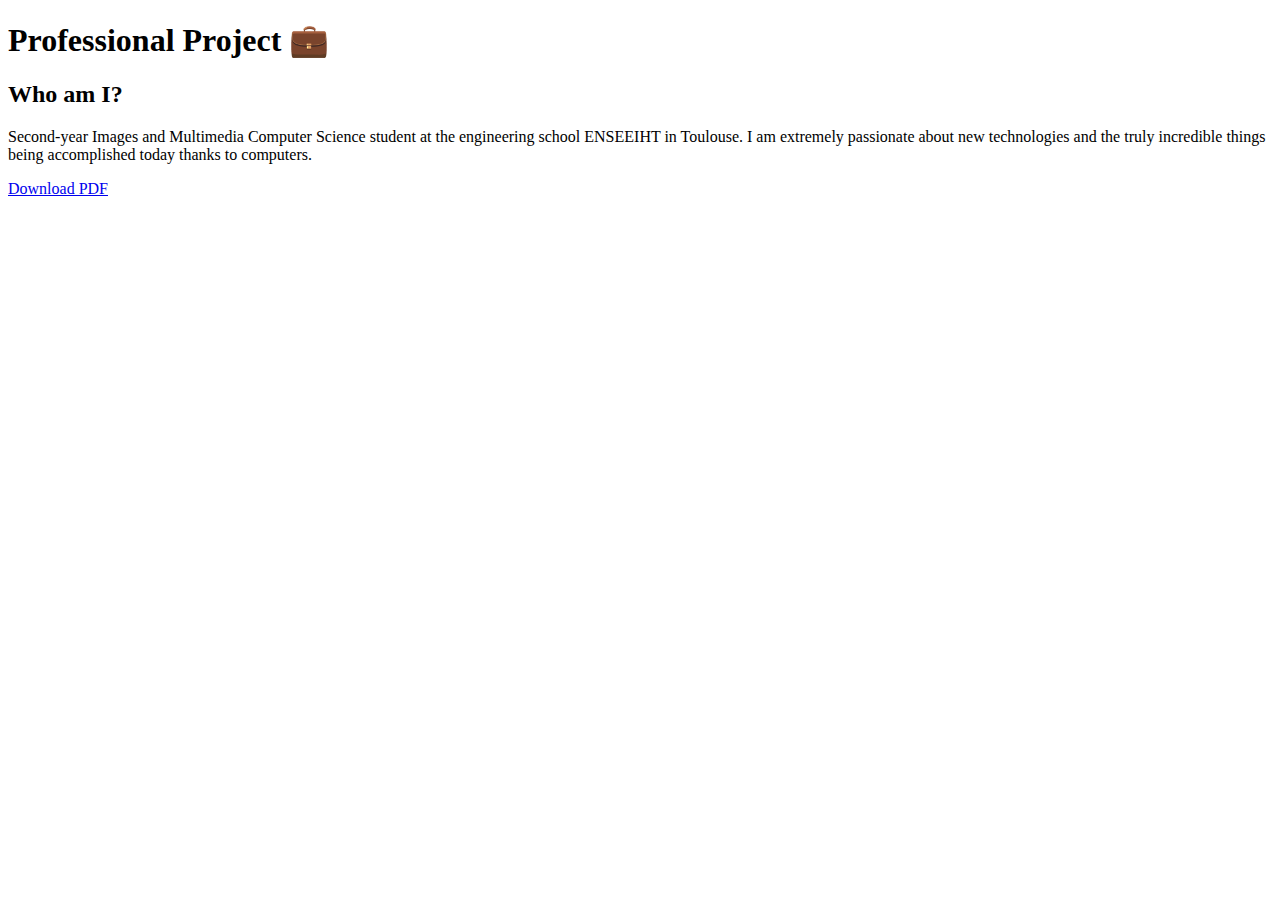
<file: example-data-lang.html>
<!DOCTYPE html>
<html lang="en" data-lang="en">
<head>
    <meta charset="UTF-8">
    <meta name="viewport" content="width=device-width, initial-scale=1.0">
    <title>Professional Project - Alice Dissoubray</title>
    <style>
        /* Hide content based on data-lang attribute */
        [data-lang="en"] [lang="fr"] { display: none; }
        [data-lang="fr"] [lang="en"] { display: none; }
    </style>
</head>
<body>
    <header>
        <h1>
            <span lang="en">Professional Project</span>
            <span lang="fr">Projet Professionnel</span>
            💼
        </h1>
    </header>
    
    <main>
        <h2>
            <span lang="en">Who am I?</span>
            <span lang="fr">Qui suis-je ?</span>
        </h2>
        
        <p lang="en">Second-year Images and Multimedia Computer Science student at the engineering school ENSEEIHT in Toulouse. I am extremely passionate about new technologies and the truly incredible things being accomplished today thanks to computers.</p>
        
        <p lang="fr">Étudiante en deuxième année d'informatique Images et Multimédia à l'école d'ingénieurs ENSEEIHT à Toulouse. Je suis extrêmement passionnée par les nouvelles technologies et les choses vraiment incroyables qui sont accomplies aujourd'hui grâce aux ordinateurs.</p>
        
        <a href="docs/CV_English.pdf" id="cv-download">
            <span lang="en">Download PDF</span>
            <span lang="fr">Télécharger PDF</span>
        </a>
    </main>
</body>
</html>
</file>
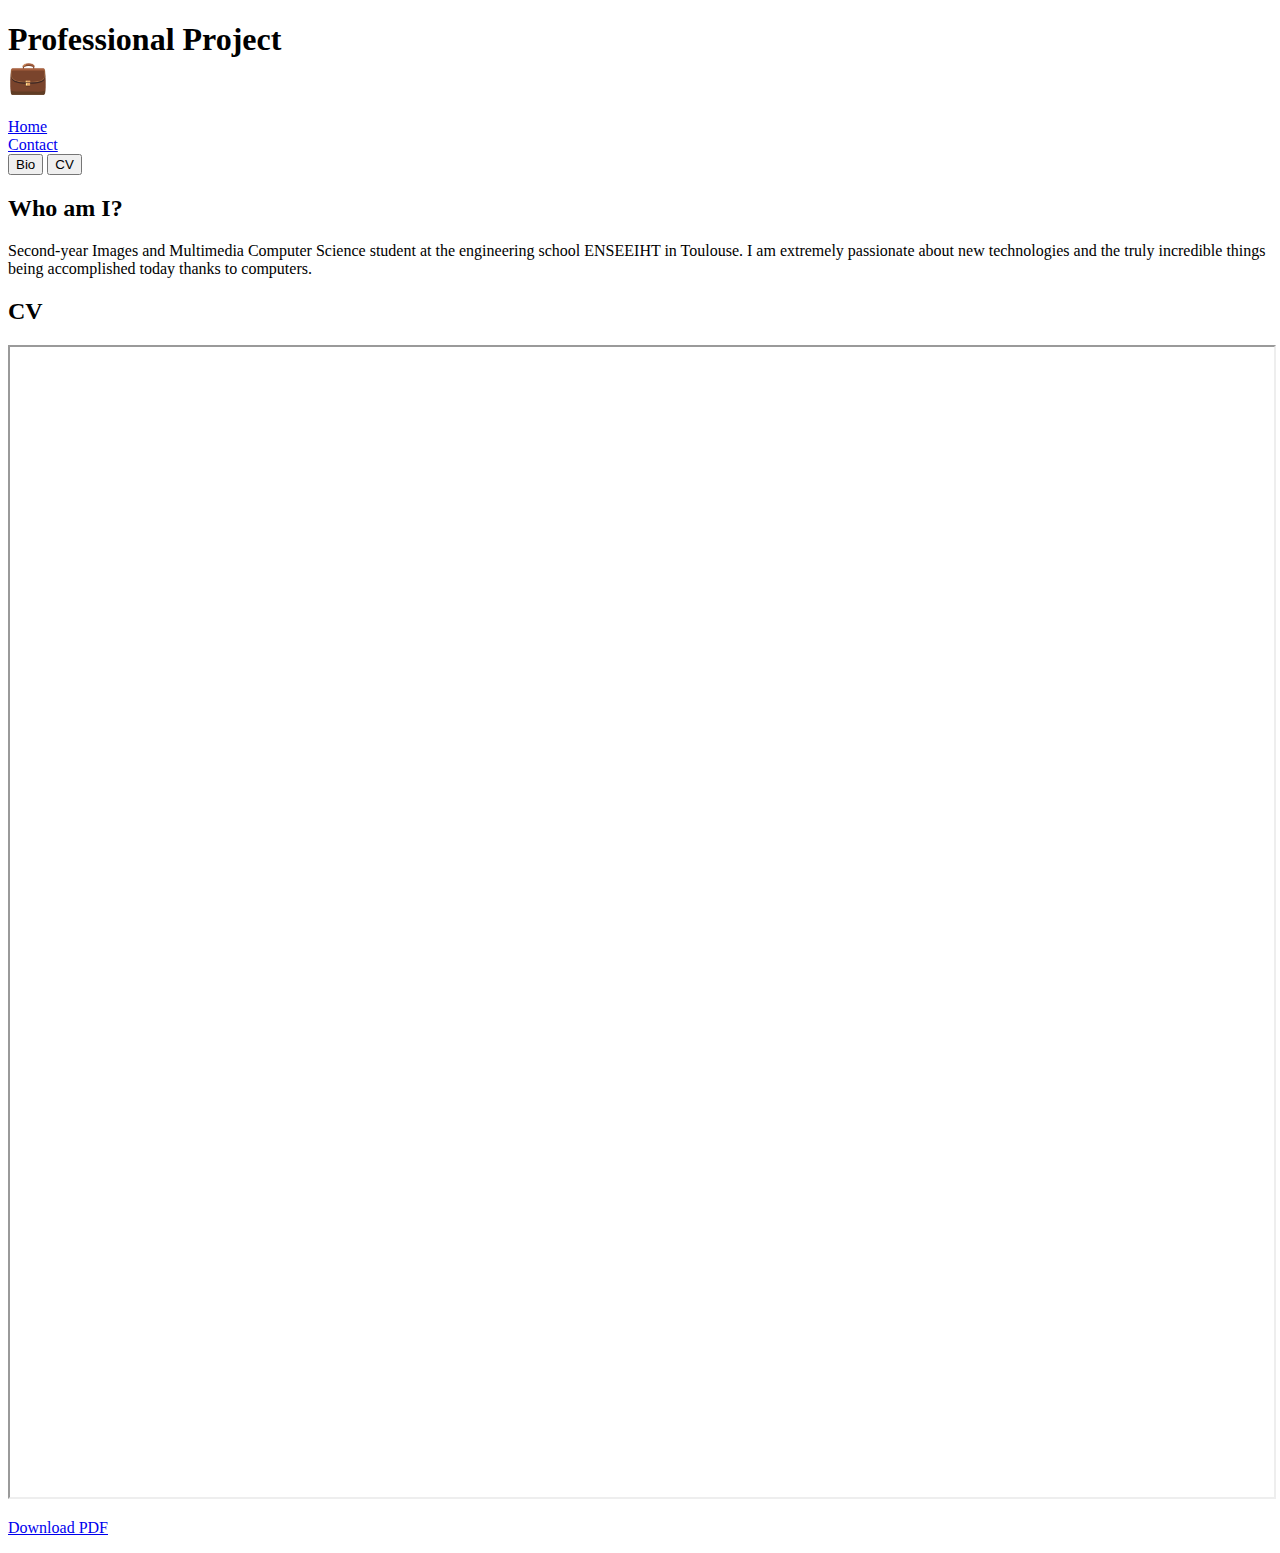
<file: example-dual-language.html>
<!DOCTYPE html>
<html lang="en" class="lang-en">
<head>
    <meta charset="UTF-8">
    <meta name="viewport" content="width=device-width, initial-scale=1.0">
    <title>Professional Project - Alice Dissoubray</title>
    <style>
        /* Hide French content by default (English is default) */
        .lang-en .fr { display: none; }
        .lang-fr .en { display: none; }
        
        /* Show appropriate language content */
        .lang-en .en { display: block; }
        .lang-fr .fr { display: block; }
        
        /* For inline elements */
        .lang-en .fr.inline { display: none; }
        .lang-fr .en.inline { display: none; }
        .lang-en .en.inline { display: inline; }
        .lang-fr .fr.inline { display: inline; }
    </style>
</head>
<body>
    <header>
        <h1>
            <span class="en">Professional Project</span>
            <span class="fr">Projet Professionnel</span>
            💼
        </h1>
    </header>
    
    <nav>
        <a href="index.html">
            <span class="en">Home</span>
            <span class="fr">Accueil</span>
        </a>
        <a href="contact.html">
            <span class="en">Contact</span>
            <span class="fr">Contact</span>
        </a>
    </nav>
    
    <main>
        <div class="tab-bar">
            <button class="tab-btn active" onclick="showTab(0)">
                <span class="en">Bio</span>
                <span class="fr">Bio</span>
            </button>
            <button class="tab-btn" onclick="showTab(1)">
                <span class="en">CV</span>
                <span class="fr">CV</span>
            </button>
        </div>
        
        <div class="tab-content active">
            <h2>
                <span class="en">Who am I?</span>
                <span class="fr">Qui suis-je ?</span>
            </h2>
            <p class="en">Second-year Images and Multimedia Computer Science student at the engineering school ENSEEIHT in Toulouse. I am extremely passionate about new technologies and the truly incredible things being accomplished today thanks to computers.</p>
            <p class="fr">Étudiante en deuxième année d'informatique Images et Multimédia à l'école d'ingénieurs ENSEEIHT à Toulouse. Je suis extrêmement passionnée par les nouvelles technologies et les choses vraiment incroyables qui sont accomplies aujourd'hui grâce aux ordinateurs.</p>
        </div>
        
        <div class="tab-content">
            <h2>
                <span class="en">CV</span>
                <span class="fr">CV</span>
            </h2>
            <iframe id="cv-iframe" src="docs/CV_English.pdf#toolbar=0" width="100%" height="1150px"></iframe>
            <p>
                <a id="cv-download" href="docs/CV_English.pdf" target="_blank">
                    <span class="en">Download PDF</span>
                    <span class="fr">Télécharger PDF</span>
                </a>
            </p>
        </div>
    </main>
</body>
</html>
</file>
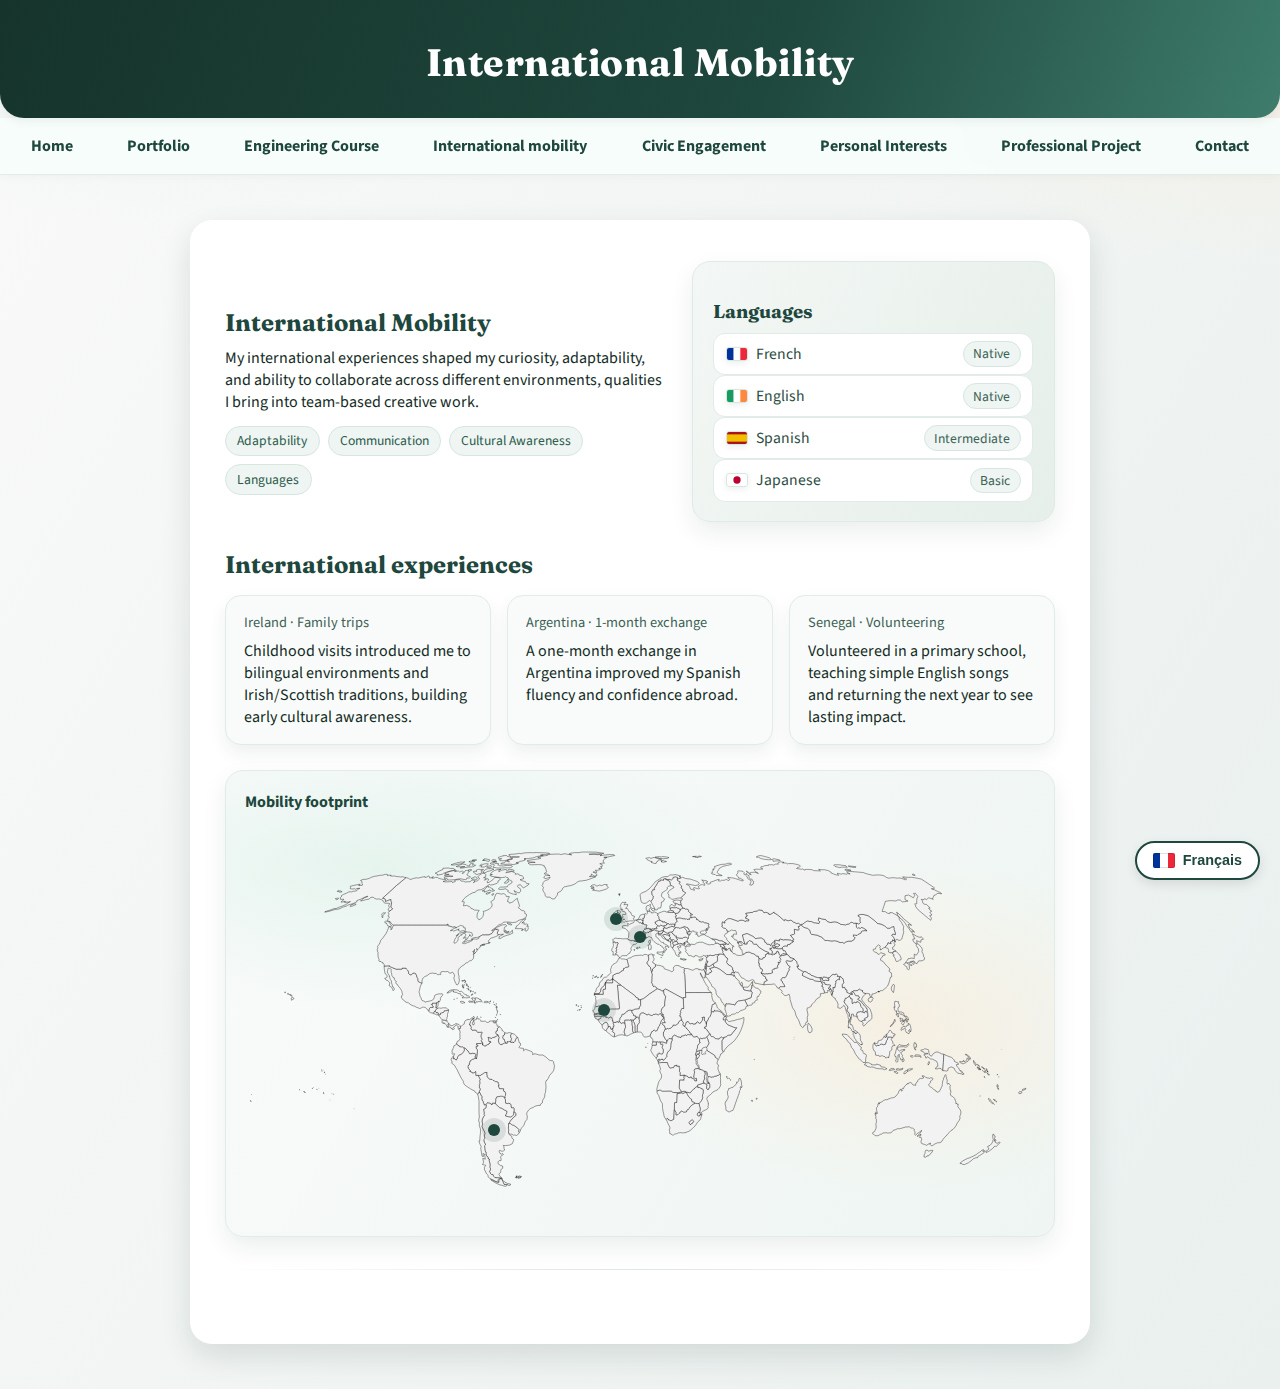
<file: International_mobility.html>
﻿<!DOCTYPE html>
<html lang="en" class="lang-en">
<head>
    <meta charset="UTF-8">
    <meta name="viewport" content="width=device-width, initial-scale=1.0">
    <title>International - Alice Dissoubray</title>
    <link rel="preconnect" href="https://fonts.googleapis.com">
    <link rel="preconnect" href="https://fonts.gstatic.com" crossorigin>
    <link href="https://fonts.googleapis.com/css2?family=Fraunces:wght@500;700&family=Source+Sans+3:wght@400;600;700&display=swap" rel="stylesheet">
    <script src="js/language-switch-css.js"></script>
    <style>
    .page-hero {
        display:grid;
        grid-template-columns: minmax(0, 1.1fr) minmax(0, 0.9fr);
        gap: 1.4rem;
        align-items: center;
        margin-bottom: 1.8rem;
    }
    .hero-card {
        background: linear-gradient(120deg, #f3f7f5 0%, #e6efe9 100%);
        border: 1px solid #dfeae4;
        border-radius: 18px;
        padding: 1.2rem 1.3rem;
        box-shadow: 0 10px 24px rgba(19, 43, 37, 0.08);
    }
    .highlight {
        background:#eef5f2;
        border:1px solid #d7e6df;
        border-radius:14px;
        padding:1.1rem 1.3rem;
        margin: 1.2rem 0 1.8rem 0;
    }
    .section-title {
        font-family:'Fraunces', serif;
        color:#1e473d;
        margin-bottom:0.6rem;
    }
    .tag-row {
        display:flex;
        flex-wrap:wrap;
        gap:0.5rem;
        margin-top:0.8rem;
    }
    .tag {
        background:#eef5f2;
        color:#2c5a4b;
        padding:0.3rem 0.7rem;
        border-radius:999px;
        font-size:0.85rem;
        border:1px solid #d7e6df;
    }
    .experience-grid {
        display:grid;
        grid-template-columns: repeat(auto-fit, minmax(230px, 1fr));
        gap:1rem;
        margin-top:1rem;
    }
    .experience-card {
        background:#f9fbfa;
        border:1px solid #e1ebe7;
        border-radius:16px;
        padding:1rem 1.1rem;
        box-shadow:0 8px 18px rgba(19,43,37,0.07);
    }
    .experience-meta {
        font-size:0.9rem;
        color:#3b6154;
        margin-bottom:0.4rem;
    }
    .language-list {
        display:grid;
        gap:0.5rem;
        margin:0.2rem 0 0 0;
        padding:0;
        list-style:none;
    }
    .language-item {
        display:flex;
        align-items:center;
        justify-content:space-between;
        gap:0.8rem;
        background:#ffffff;
        border:1px solid #e1ebe7;
        border-radius:12px;
        padding:0.45rem 0.7rem;
        color:#2b4c42;
        font-size:0.98rem;
    }
    .language-left {
        display:flex;
        align-items:center;
        gap:0.5rem;
    }
    .flag {
        width: 22px;
        height: 14px;
        border-radius: 3px;
        border: 1px solid #d7e6df;
        box-shadow: 0 2px 6px rgba(19, 43, 37, 0.08);
        background-size: cover;
        background-position: center;
        flex: 0 0 auto;
    }
    .flag-fr {
        background-image: url("data:image/svg+xml;utf8,<svg xmlns='http://www.w3.org/2000/svg' width='22' height='14' viewBox='0 0 22 14'><rect width='7.33' height='14' fill='%23003399'/><rect x='7.33' width='7.33' height='14' fill='%23ffffff'/><rect x='14.66' width='7.34' height='14' fill='%23ed2939'/></svg>");
    }
    .flag-en,
    .flag-ie {
        background-image: url("data:image/svg+xml;utf8,<svg xmlns='http://www.w3.org/2000/svg' width='22' height='14' viewBox='0 0 22 14'><rect width='7.33' height='14' fill='%23169b62'/><rect x='7.33' width='7.33' height='14' fill='%23ffffff'/><rect x='14.66' width='7.34' height='14' fill='%23ff883e'/></svg>");
    }
    .flag-es {
        background-image: url("data:image/svg+xml;utf8,<svg xmlns='http://www.w3.org/2000/svg' width='22' height='14' viewBox='0 0 22 14'><rect width='22' height='14' fill='%23aa151b'/><rect y='3' width='22' height='8' fill='%23f1bf00'/></svg>");
    }
    .flag-jp {
        background-image: url("data:image/svg+xml;utf8,<svg xmlns='http://www.w3.org/2000/svg' width='22' height='14' viewBox='0 0 22 14'><rect width='22' height='14' fill='%23ffffff'/><circle cx='11' cy='7' r='4' fill='%23bc002d'/></svg>");
    }
    .language-level {
        font-size:0.85rem;
        color:#3b6154;
        background:#eef5f2;
        border:1px solid #d7e6df;
        border-radius:999px;
        padding:0.15rem 0.6rem;
        white-space:nowrap;
    }
    .section-divider {
        height: 1px;
        background: linear-gradient(90deg, transparent, #dbe7e1, transparent);
        margin: 2rem 0;
    }
    .mobility-map {
        position: relative;
        background:
            radial-gradient(700px 260px at 18% 20%, #e6f4ee 0%, transparent 55%),
            radial-gradient(520px 300px at 82% 55%, #f6efe2 0%, transparent 55%),
            linear-gradient(120deg, #f9fbfa 0%, #eef5f2 100%);
        border: 1px solid #e1ebe7;
        border-radius: 18px;
        padding: 1.2rem;
        margin-top: 1.6rem;
        box-shadow: 0 10px 24px rgba(19, 43, 37, 0.08);
        overflow: hidden;
    }
    .map-title {
        font-weight: 700;
        color: #1e473d;
        margin-bottom: 0.6rem;
    }
    .map-stage {
        position: relative;
        width: 100%;
        aspect-ratio: 2000 / 1001;
        background-image: url("img/world.svg");
        background-repeat: no-repeat;
        background-position: center;
        background-size: contain;
    }
    .map-dot {
        position: absolute;
        width: 12px;
        height: 12px;
        border-radius: 50%;
        background: #1e473d;
        box-shadow: 0 0 0 6px rgba(30, 71, 61, 0.12);
        transform: translate(-50%, -50%);
    }
    .map-label {
        position: absolute;
        background: #ffffff;
        border: 1px solid #e1ebe7;
        padding: 0.3rem 0.6rem;
        border-radius: 999px;
        font-size: 0.85rem;
        color: #2b4c42;
        box-shadow: 0 6px 16px rgba(19, 43, 37, 0.08);
        white-space: nowrap;
        transform: translate(-50%, -140%);
    }
    .map-legend {
        display:flex;
        flex-wrap:wrap;
        gap:0.6rem;
        margin-top:0.6rem;
        font-size:0.9rem;
        color:#2b4c42;
    }
    @media (max-width: 900px) {
        .page-hero { grid-template-columns: 1fr; }
    }
    </style>
    <link rel="stylesheet" href="css/site.css">
</head>
<body>
    <header id="mainHeader">
        <h1>
            <span class="en">International Mobility</span>
            <span class="fr">Mobilité internationale</span>
        </h1>
    </header>
    <nav id="mainNav">
        <a href="index.html">
            <span class="en">Home</span>
            <span class="fr">Accueil</span>
        </a>
        <a href="portfolio.html"><span class="en">Portfolio</span><span class="fr">Portfolio</span></a>
        <a href="Engineering_course.html">
            <span class="en">Engineering Course</span>
            <span class="fr">Cursus Ingénieur</span>
        </a>
        <a href="International_mobility.html">
            <span class="en">International mobility</span>
            <span class="fr">Mobilité internationale</span>
        </a>
        <a href="sustainability.html">
            <span class="en">Civic Engagement</span>
            <span class="fr">Engagement civique</span>
        </a>
        <a href="hobbies.html">
            <span class="en">Personal Interests</span>
            <span class="fr">Centres d'intérêt personnels</span>
        </a>
        <a href="ProfessionalProject.html">
            <span class="en">Professional Project</span>
            <span class="fr">Projet professionnel</span>
        </a>
        <a href="contact.html">
            <span class="en">Contact</span>
            <span class="fr">Contact</span>
        </a>
    </nav>
    <main>
        <section class="page-hero">
            <div>
                <h2 class="section-title"><span class="en">International Mobility</span><span class="fr">Mobilité internationale</span></h2>
                <p class="en">My international experiences shaped my curiosity, adaptability, and ability to collaborate across different environments, qualities I bring into team‑based creative work.</p>
                <p class="fr">Mes expériences internationales ont renforcé ma curiosité, mon adaptabilité et ma capacité à collaborer dans différents environnements, des qualités utiles en équipe créative.</p>
                <div class="tag-row">
                    <span class="tag">Adaptability</span>
                    <span class="tag">Communication</span>
                    <span class="tag">Cultural Awareness</span>
                    <span class="tag">Languages</span>
                </div>
            </div>
            <div class="hero-card">
                <h3 class="section-title"><span class="en">Languages</span><span class="fr">Langues</span></h3>
                <ul class="language-list en">
                    <li class="language-item">
                        <span class="language-left"><span class="flag flag-fr" aria-hidden="true"></span>French</span>
                        <span class="language-level">Native</span>
                    </li>
                    <li class="language-item">
                        <span class="language-left"><span class="flag flag-ie" aria-hidden="true"></span>English</span>
                        <span class="language-level">Native</span>
                    </li>
                    <li class="language-item">
                        <span class="language-left"><span class="flag flag-es" aria-hidden="true"></span>Spanish</span>
                        <span class="language-level">Intermediate</span>
                    </li>
                    <li class="language-item">
                        <span class="language-left"><span class="flag flag-jp" aria-hidden="true"></span>Japanese</span>
                        <span class="language-level">Basic</span>
                    </li>
                </ul>
                <ul class="language-list fr">
                    <li class="language-item">
                        <span class="language-left"><span class="flag flag-fr" aria-hidden="true"></span>Français</span>
                        <span class="language-level">Native</span>
                    </li>
                    <li class="language-item">
                        <span class="language-left"><span class="flag flag-ie" aria-hidden="true"></span>Anglais</span>
                        <span class="language-level">Native</span>
                    </li>
                    <li class="language-item">
                        <span class="language-left"><span class="flag flag-es" aria-hidden="true"></span>Espagnol</span>
                        <span class="language-level">Intermédiaire</span>
                    </li>
                    <li class="language-item">
                        <span class="language-left"><span class="flag flag-jp" aria-hidden="true"></span>Japonais</span>
                        <span class="language-level">Notions</span>
                    </li>
                </ul>
            </div>
        </section>


        <h2 class="section-title">
            <span class="en">International experiences</span>
            <span class="fr">Expériences à l'étranger</span>
        </h2>

        <div class="experience-grid">
            <div class="experience-card">
                <div class="experience-meta">Ireland · Family trips</div>
                <p class="en">Childhood visits introduced me to bilingual environments and Irish/Scottish traditions, building early cultural awareness.</p>
                <p class="fr">Voyages d’enfance en Irlande : immersion bilingue et découverte des traditions irlandaises/écossaises.</p>
            </div>
            <div class="experience-card">
                <div class="experience-meta">Argentina · 1‑month exchange</div>
                <p class="en">A one‑month exchange in Argentina improved my Spanish fluency and confidence abroad.</p>
                <p class="fr">Échange d’un mois en Argentine : amélioration de mon espagnol et de ma confiance à l’étranger.</p>
            </div>
            <div class="experience-card">
                <div class="experience-meta">Senegal · Volunteering</div>
                <p class="en">Volunteered in a primary school, teaching simple English songs and returning the next year to see lasting impact.</p>
                <p class="fr">Bénévolat en école primaire : enseignement de chansons en anglais et retour un an plus tard pour constater l’impact.</p>
            </div>
        </div>

        <div class="mobility-map">
            <div class="map-title"><span class="en">Mobility footprint</span><span class="fr">Empreinte de mobilité</span></div>
            <div class="map-stage" aria-hidden="true">
                <div class="map-dot" style="left: 47.0%; top: 24.5%;"></div>

                <div class="map-dot" style="left: 50.0%; top: 29.0%;"></div>

                <div class="map-dot" style="left: 45.5%; top: 47.5%;"></div>

                <div class="map-dot" style="left: 31.5%; top: 78.0%;"></div>
            </div>
        </div>

        <div class="section-divider"></div>

    </main>

    <script src="js/header-shrink.js"></script>

</body>
</html>
</file>
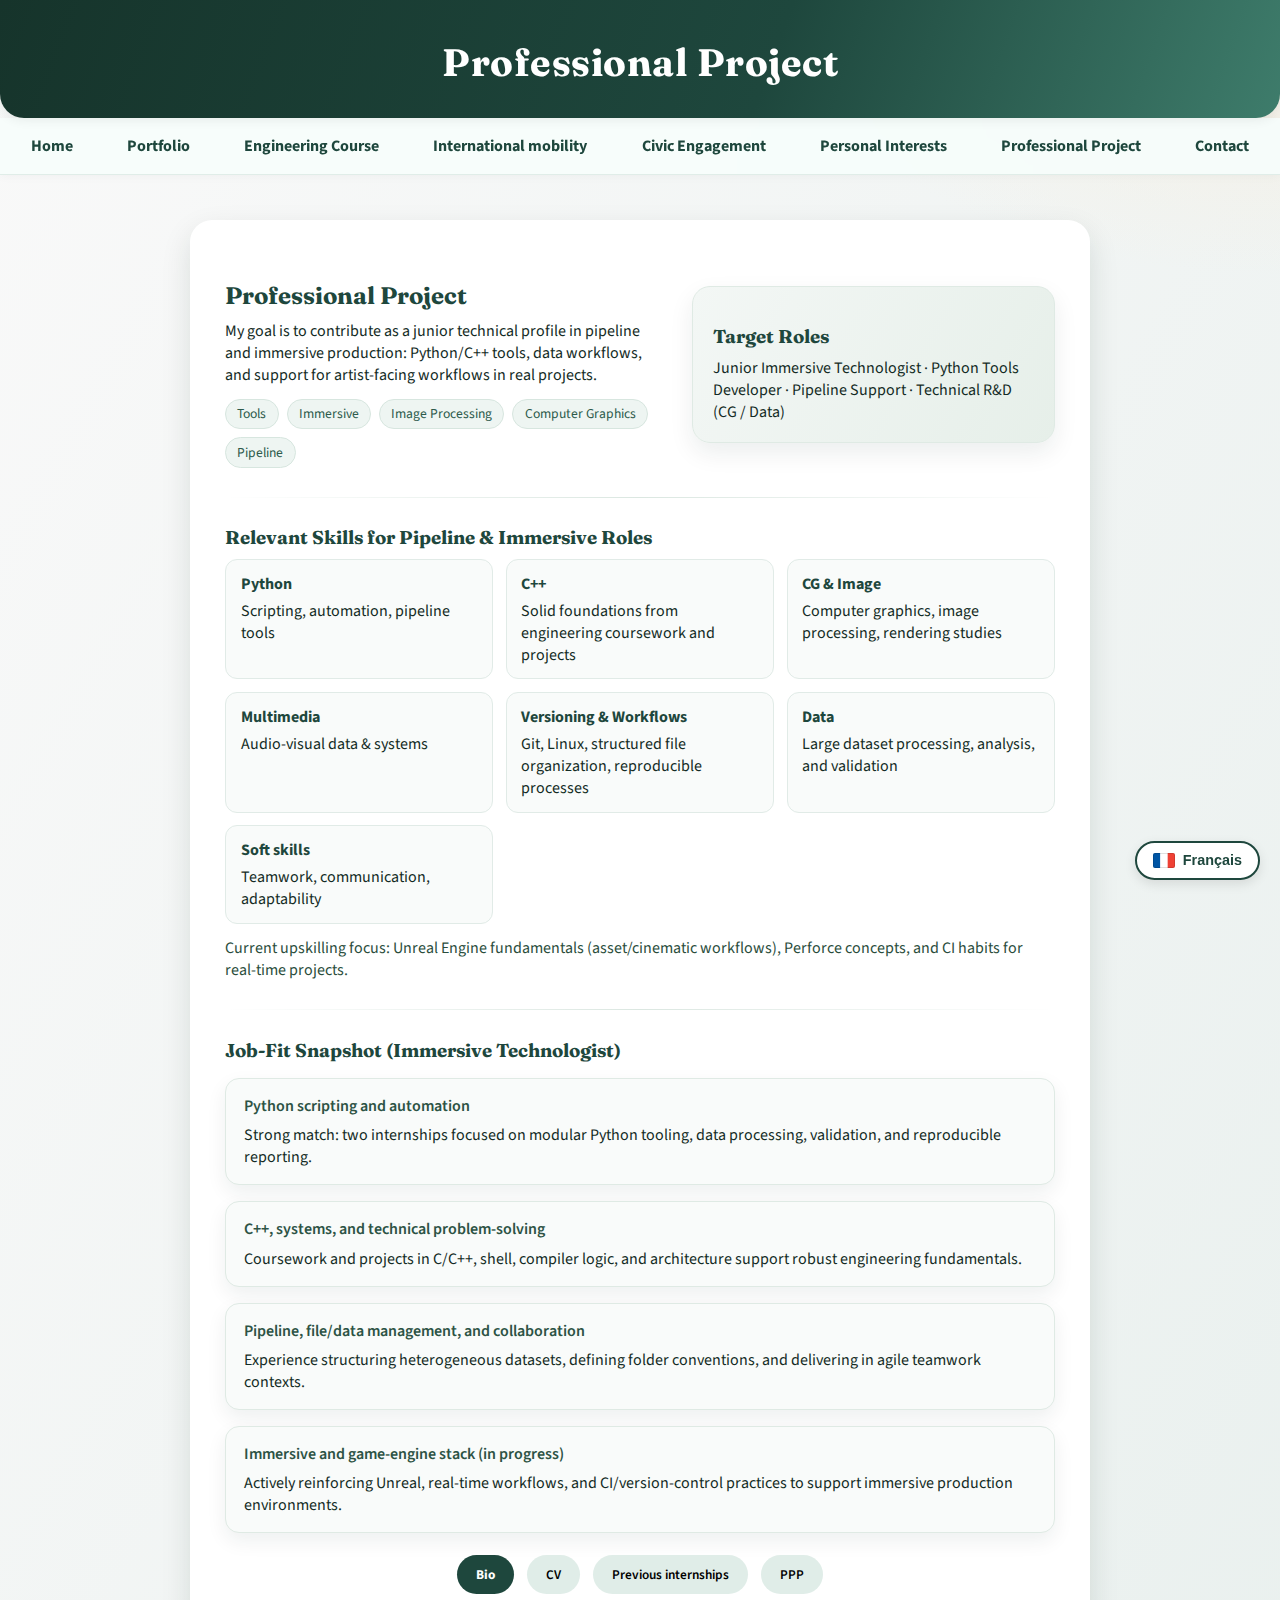
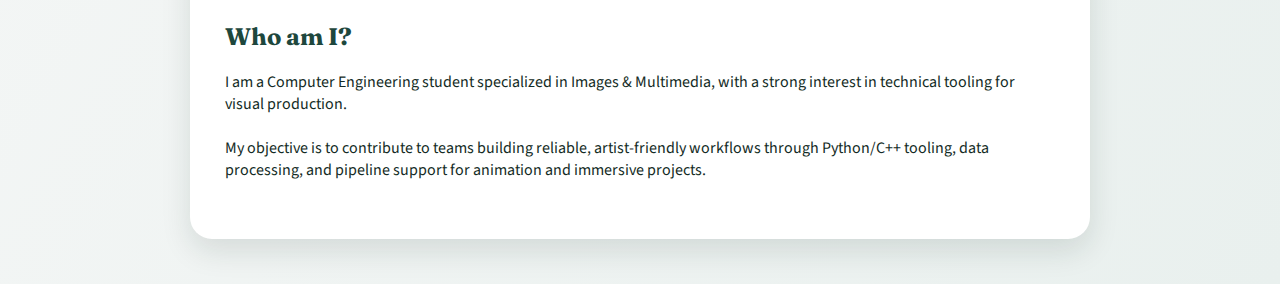
<file: ProfessionalProject.html>
﻿<!DOCTYPE html>
<html lang="en" class="lang-en">
<head>
    <meta charset="UTF-8">
    <meta name="viewport" content="width=device-width, initial-scale=1.0">
    <title>Professional Project - Alice Dissoubray</title>
    <link rel="preconnect" href="https://fonts.googleapis.com">
    <link rel="preconnect" href="https://fonts.gstatic.com" crossorigin>
    <link href="https://fonts.googleapis.com/css2?family=Fraunces:wght@500;700&family=Source+Sans+3:wght@400;600;700&display=swap" rel="stylesheet">
    <script src="js/language-switch-css.js"></script>
    <style>
    .page-hero {
        display:grid;
        grid-template-columns: minmax(0, 1.1fr) minmax(0, 0.9fr);
        gap: 1.4rem;
        align-items: center;
        margin-bottom: 1.8rem;
    }
    .hero-card {
        background: linear-gradient(120deg, #f3f7f5 0%, #e6efe9 100%);
        border: 1px solid #dfeae4;
        border-radius: 18px;
        padding: 1.2rem 1.3rem;
        box-shadow: 0 10px 24px rgba(19, 43, 37, 0.08);
    }
    .section-title {
        font-family:'Fraunces', serif;
        color:#1e473d;
        margin-bottom:0.6rem;
    }
    .tag-row {
        display:flex;
        flex-wrap:wrap;
        gap:0.5rem;
        margin-top:0.8rem;
    }
    .tag {
        background:#eef5f2;
        color:#2c5a4b;
        padding:0.3rem 0.7rem;
        border-radius:999px;
        font-size:0.85rem;
        border:1px solid #d7e6df;
    }
    .skills-grid {
        display:grid;
        grid-template-columns: repeat(auto-fit, minmax(220px, 1fr));
        gap:0.8rem;
        margin-top:0.6rem;
    }
    .skill-card {
        background:#f9fbfa;
        border:1px solid #e1ebe7;
        border-radius:12px;
        padding:0.8rem 0.9rem;
    }
    .skill-title {
        font-weight:700;
        color:#1e473d;
        margin:0 0 0.3rem 0;
    }
    .tab-bar{
        display:flex;
        gap:0.8rem;
        justify-content:center;
        flex-wrap:wrap;
        margin: 1.4rem 0 1.8rem 0;
    }
    .tab-btn{
        background:#e0ede8;
        border:none;
        padding:0.6rem 1.2rem;
        border-radius:999px;
        cursor:pointer;
        font-weight:600;
    }
    .tab-btn.active{ background:#1e473d; color:#fff; font-weight:bold; }
    .company-logo{ height:36px; margin-left:0.6rem; border-radius:4px; }
    .tab-content{ display:none; }
    .tab-content.active{ display:block; }
    .section-divider {
        height: 1px;
        background: linear-gradient(90deg, transparent, #dbe7e1, transparent);
        margin: 1.8rem 0;
    }
    .internships-list {
        list-style: none;
        padding: 0;
        margin: 1rem 0 0 0;
        display: grid;
        gap: 1rem;
    }
    .internship-card {
        background: #f9fbfa;
        border: 1px solid #dfeae4;
        border-radius: 14px;
        padding: 1rem 1.1rem;
        box-shadow: 0 8px 20px rgba(19, 43, 37, 0.07);
    }
    .internship-header {
        display: flex;
        align-items: center;
        gap: 0.6rem;
        margin-bottom: 0.45rem;
    }
    .internship-meta {
        color: #2d5345;
        margin-bottom: 0.45rem;
        font-weight: 600;
    }
    .impact-points {
        margin: 0.2rem 0 0 1.1rem;
    }
    .impact-points li {
        margin-bottom: 0.25rem;
    }
    @media (max-width: 900px) {
        .page-hero { grid-template-columns: 1fr; }
    }
    </style>
    <link rel="stylesheet" href="css/site.css">
</head>
<body>
    <header id="mainHeader"><h1><span class="en">Professional Project</span><span class="fr">Projet professionnel</span></h1></header>
    <nav id="mainNav">
        <a href="index.html"><span class="en">Home</span><span class="fr">Accueil</span></a>
        <a href="portfolio.html"><span class="en">Portfolio</span><span class="fr">Portfolio</span></a>
        <a href="Engineering_course.html"><span class="en">Engineering Course</span><span class="fr">Cursus Ingénieur</span></a>
        <a href="International_mobility.html"><span class="en">International mobility</span><span class="fr">Mobilité internationale</span></a>
        <a href="sustainability.html">
            <span class="en">Civic Engagement</span>
            <span class="fr">Engagement civique</span></a>
        <a href="hobbies.html"><span class="en">Personal Interests</span><span class="fr">Centres d'intérêt personnels</span></a>
        <a href="ProfessionalProject.html"><span class="en">Professional Project</span><span class="fr">Projet professionnel</span></a>
        <a href="contact.html"><span class="en">Contact</span><span class="fr">Contact</span></a>
    </nav>
    <main>
        <section class="page-hero">
            <div>
                <h2 class="section-title"><span class="en">Professional Project</span><span class="fr">Projet professionnel</span></h2>
                <p class="en">My goal is to contribute as a junior technical profile in pipeline and immersive production: Python/C++ tools, data workflows, and support for artist-facing workflows in real projects.</p>
                <p class="fr">Mon objectif est de contribuer en tant que profil technique junior en pipeline et production immersive : outils Python/C++, workflows de donn&eacute;es et support des workflows orient&eacute;s artistes sur des projets r&eacute;els.</p>
                <div class="tag-row">
                    <span class="tag"><span class="en">Tools</span><span class="fr">Outils</span></span>
                    <span class="tag"><span class="en">Immersive</span><span class="fr">Immersif</span></span>
                    <span class="tag"><span class="en">Image Processing</span><span class="fr">Traitement d’image</span></span>
                    <span class="tag"><span class="en">Computer Graphics</span><span class="fr">Images de synthèse</span></span>
                    <span class="tag"><span class="en">Pipeline</span><span class="fr">Pipeline</span></span>
                </div>
            </div>
            <div class="hero-card">
                <h3 class="section-title"><span class="en">Target Roles</span><span class="fr">Rôles visés</span></h3>
                <p class="en">Junior Immersive Technologist · Python Tools Developer · Pipeline Support · Technical R&amp;D (CG / Data)</p>
                <p class="fr">Junior Immersive Technologist · D&eacute;veloppeuse outils Python · Support pipeline · R&amp;D technique (CG / donn&eacute;es)</p>
            </div>
        </section>

        <section class="section-divider"></section>

        <section>
            <h3 class="section-title"><span class="en">Relevant Skills for Pipeline & Immersive Roles</span><span class="fr">Comp&eacute;tences pertinentes pour les r&ocirc;les pipeline & immersifs</span></h3>
            <div class="skills-grid">
                <div class="skill-card"><div class="skill-title">Python</div><div class="en">Scripting, automation, pipeline tools</div><div class="fr">Scripting, automatisation, outils pipeline</div></div>
                <div class="skill-card"><div class="skill-title">C++</div><div class="en">Solid foundations from engineering coursework and projects</div><div class="fr">Bases solides issues du cursus d&rsquo;ing&eacute;nierie et des projets</div></div>
                <div class="skill-card"><div class="skill-title">CG & Image</div><div class="en">Computer graphics, image processing, rendering studies</div><div class="fr">Images de synth&egrave;se, traitement d&rsquo;image, &eacute;tudes de rendu</div></div>
                <div class="skill-card"><div class="skill-title">Multimedia</div><div class="en">Audio‑visual data & systems</div><div class="fr">Données & systèmes audio‑visuels</div></div>
                <div class="skill-card"><div class="skill-title">Versioning & Workflows</div><div class="en">Git, Linux, structured file organization, reproducible processes</div><div class="fr">Git, Linux, organisation structur&eacute;e des fichiers, processus reproductibles</div></div>
                <div class="skill-card"><div class="skill-title">Data</div><div class="en">Large dataset processing, analysis, and validation</div><div class="fr">Traitement de jeux de donn&eacute;es volumineux, analyse et validation</div></div>
                <div class="skill-card"><div class="skill-title">Soft skills</div><div class="en">Teamwork, communication, adaptability</div><div class="fr">Travail d’équipe, communication, adaptabilité</div></div>
            </div>
            <p style="margin-top:0.8rem; color:#2a4d3c;"><span class="en">Current upskilling focus: Unreal Engine fundamentals (asset/cinematic workflows), Perforce concepts, and CI habits for real-time projects.</span><span class="fr">Mont&eacute;e en comp&eacute;tences actuelle : bases Unreal Engine (workflows assets/cin&eacute;matiques), notions de Perforce et pratiques CI pour projets temps r&eacute;el.</span></p>
        </section>

        <section class="section-divider"></section>

        <section>
            <h3 class="section-title"><span class="en">Job-Fit Snapshot (Immersive Technologist)</span><span class="fr">Aper&ccedil;u d&rsquo;ad&eacute;quation (Immersive Technologist)</span></h3>
            <ul class="internships-list">
                <li class="internship-card">
                    <div class="internship-meta"><span class="en">Python scripting and automation</span><span class="fr">Scripting et automatisation Python</span></div>
                    <div class="en">Strong match: two internships focused on modular Python tooling, data processing, validation, and reproducible reporting.</div>
                    <div class="fr">Ad&eacute;quation forte : deux stages centr&eacute;s sur l&rsquo;outillage Python modulaire, le traitement de donn&eacute;es, la validation et les rapports reproductibles.</div>
                </li>
                <li class="internship-card">
                    <div class="internship-meta"><span class="en">C++, systems, and technical problem-solving</span><span class="fr">C++, syst&egrave;mes et r&eacute;solution de probl&egrave;mes techniques</span></div>
                    <div class="en">Coursework and projects in C/C++, shell, compiler logic, and architecture support robust engineering fundamentals.</div>
                    <div class="fr">Les cours et projets en C/C++, shell, logique compilateur et architecture apportent des bases solides d&rsquo;ing&eacute;nierie.</div>
                </li>
                <li class="internship-card">
                    <div class="internship-meta"><span class="en">Pipeline, file/data management, and collaboration</span><span class="fr">Pipeline, gestion fichiers/donn&eacute;es et collaboration</span></div>
                    <div class="en">Experience structuring heterogeneous datasets, defining folder conventions, and delivering in agile teamwork contexts.</div>
                    <div class="fr">Exp&eacute;rience en structuration de donn&eacute;es h&eacute;t&eacute;rog&egrave;nes, d&eacute;finition de conventions de dossiers et livraison en contexte agile.</div>
                </li>
                <li class="internship-card">
                    <div class="internship-meta"><span class="en">Immersive and game-engine stack (in progress)</span><span class="fr">Stack immersif et moteur de jeu (en progression)</span></div>
                    <div class="en">Actively reinforcing Unreal, real-time workflows, and CI/version-control practices to support immersive production environments.</div>
                    <div class="fr">Renforcement actif d&rsquo;Unreal, des workflows temps r&eacute;el et des pratiques CI/gestion de versions pour la production immersive.</div>
                </li>
            </ul>
        </section>
        <div class="tab-bar">
            <button class="tab-btn active" onclick="showTab(0)"><span class="en">Bio</span><span class="fr">Bio</span></button>
            <button class="tab-btn" onclick="showTab(1)"><span class="en">CV</span><span class="fr">CV</span></button>
            <button class="tab-btn" onclick="showTab(2)"><span class="en">Previous internships</span><span class="fr">Stages précédents</span></button>
            <button class="tab-btn" onclick="showTab(3)"><span class="en">PPP</span><span class="fr">PPP</span></button>
        </div>

        <div class="tab-content active">
            <h2><span class="en">Who am I?</span><span class="fr">Qui suis-je ?</span></h2>
            <p>
                <span class="en">I am a Computer Engineering student specialized in Images &amp; Multimedia, with a strong interest in technical tooling for visual production.<br><br>
                My objective is to contribute to teams building reliable, artist-friendly workflows through Python/C++ tooling, data processing, and pipeline support for animation and immersive projects.</span>
                <span class="fr">Je suis &eacute;tudiante ing&eacute;nieure en informatique sp&eacute;cialis&eacute;e en Image &amp; Multim&eacute;dia, avec un fort int&eacute;r&ecirc;t pour l&rsquo;outillage technique des productions visuelles.<br><br>
                Mon objectif est de contribuer &agrave; des &eacute;quipes qui construisent des workflows fiables et orient&eacute;s artistes via l&rsquo;outillage Python/C++, le traitement de donn&eacute;es et le support pipeline pour des projets d&rsquo;animation et immersifs.</span>
            </p>
        </div>

        <div class="tab-content">
                <h2 data-i18n="cv-title">CV</h2>
                <span class="en">
                    <iframe id="cv-iframe-en" src="docs/CV_English.pdf#toolbar=0" width="100%" height="1150px"></iframe>
                    <p style="margin-top:0.7rem; font-size:0.98rem;"><a id="cv-download-en" href="docs/CV_English.pdf" target="_blank">Download PDF</a></p>
                </span>
                <span class="fr">
                    <iframe id="cv-iframe-fr" src="docs/CV_French.pdf#toolbar=0" width="100%" height="1150px"></iframe>
                    <p style="margin-top:0.7rem; font-size:0.98rem;"><a id="cv-download-fr" href="docs/CV_French.pdf" target="_blank">Télécharger le PDF</a></p>
                </span>
        </div>

        <div class="tab-content">
            <h2><span class="en">Previous internships</span><span class="fr">Stages précédents</span></h2>
            <p><span class="en">These two internships are key milestones in my profile: applied AI for satellite and arthropod data at IRIT, and modular Python software engineering at Vitesco Technologies.</span><span class="fr">Ces deux stages constituent des expériences clés de mon parcours : IA appliquée aux données satellites et arthropodes à l’IRIT, puis ingénierie logicielle Python modulaire chez Vitesco Technologies.</span></p>
            <ul class="internships-list">
                <li class="internship-card">
                    <div class="internship-header">
                        <strong><span class="en">Data Processing Internship</span><span class="fr">Stage en traitement de données</span></strong>
                        <img src="img/irit.png" alt="IRIT logo" class="company-logo">
                    </div>
                    <div class="internship-meta"><span class="en">IRIT, Toulouse — 2024 — 4 months</span><span class="fr">IRIT, Toulouse — 2024 — 4 mois</span></div>
                    <ul class="impact-points">
                        <li><span class="en">Developed Python scripts for satellite data processing and vegetation evolution analysis.</span><span class="fr">Développement de scripts Python pour le traitement de données satellites et l’analyse de l’évolution de la végétation.</span></li>
                        <li><span class="en">Annotated arthropod detection bounding boxes and prepared robust datasets.</span><span class="fr">Annotation de boîtes de détection d’arthropodes et préparation de datasets.</span></li>
                        <li><span class="en">Ran iterative YOLO trainings and performed statistical performance analysis.</span><span class="fr">Entraînements itératifs de modèles YOLO et analyse statistique des performances.</span></li>
                    </ul>
                </li>
                <li class="internship-card">
                    <div class="internship-header">
                        <strong><span class="en">Python Software Developer Internship</span><span class="fr">Stage développeur logiciel Python</span></strong>
                        <img src="img/vitesco.jpg" alt="Vitesco Technologies logo" class="company-logo">
                    </div>
                    <div class="internship-meta"><span class="en">Vitesco Technologies, Toulouse — 2024 — 2 months</span><span class="fr">Vitesco Technologies, Toulouse — 2024 — 2 mois</span></div>
                    <ul class="impact-points">
                        <li><span class="en">Designed a modular Python architecture for measurement file processing.</span><span class="fr">Conception d’une architecture Python modulaire pour le traitement de fichiers de mesure.</span></li>
                        <li><span class="en">Automated analysis, test validation, and report generation.</span><span class="fr">Automatisation de l’analyse, validation des tests et génération de rapports.</span></li>
                        <li><span class="en">Contributed in agile team projects to meet functional specifications.</span><span class="fr">Participation à des projets en méthodes agiles et travail en équipe pour répondre à un cahier des charges.</span></li>
                    </ul>
                </li>
            </ul>
        </div>

        <div class="tab-content">
            <h2><span class="en">Personal Professional Project (PPP)</span><span class="fr">Projet Professionnel Personnel (PPP)</span></h2>
            <p>
                <span class="en">My professional project is to build a career in technical pipeline and immersive production support. I want to help bridge artists and engineering through practical tooling, reliable data/file workflows, and continuous technical improvement.</span>
                <span class="fr">Mon projet professionnel est de construire une carri&egrave;re en pipeline technique et en support de production immersive. Je veux faire le lien entre artistes et ing&eacute;nierie via des outils concrets, des workflows fichiers/donn&eacute;es fiables et une am&eacute;lioration technique continue.</span>
            </p>
            <iframe id="ppp-iframe" src="docs/ppp.pdf#toolbar=0" width="100%" height="1150px"></iframe>
            <p style="margin-top:0.7rem; font-size:0.98rem;"><a id="ppp-open" href="docs/ppp.pdf" target="_blank" rel="noopener"><span class="en">Open in new tab</span><span class="fr">Ouvrir dans un nouvel onglet</span></a></p>
        </div>
    </main>
    <script>
    function showTab(idx){
        const tabs = document.querySelectorAll('.tab-btn');
        const contents = document.querySelectorAll('.tab-content');
        tabs.forEach((tab,i)=>tab.classList.toggle('active', i===idx));
        contents.forEach((c,i)=>c.classList.toggle('active', i===idx));
    }
    </script>
        <script src="js/header-shrink.js"></script>
</body>
</html>
</file>
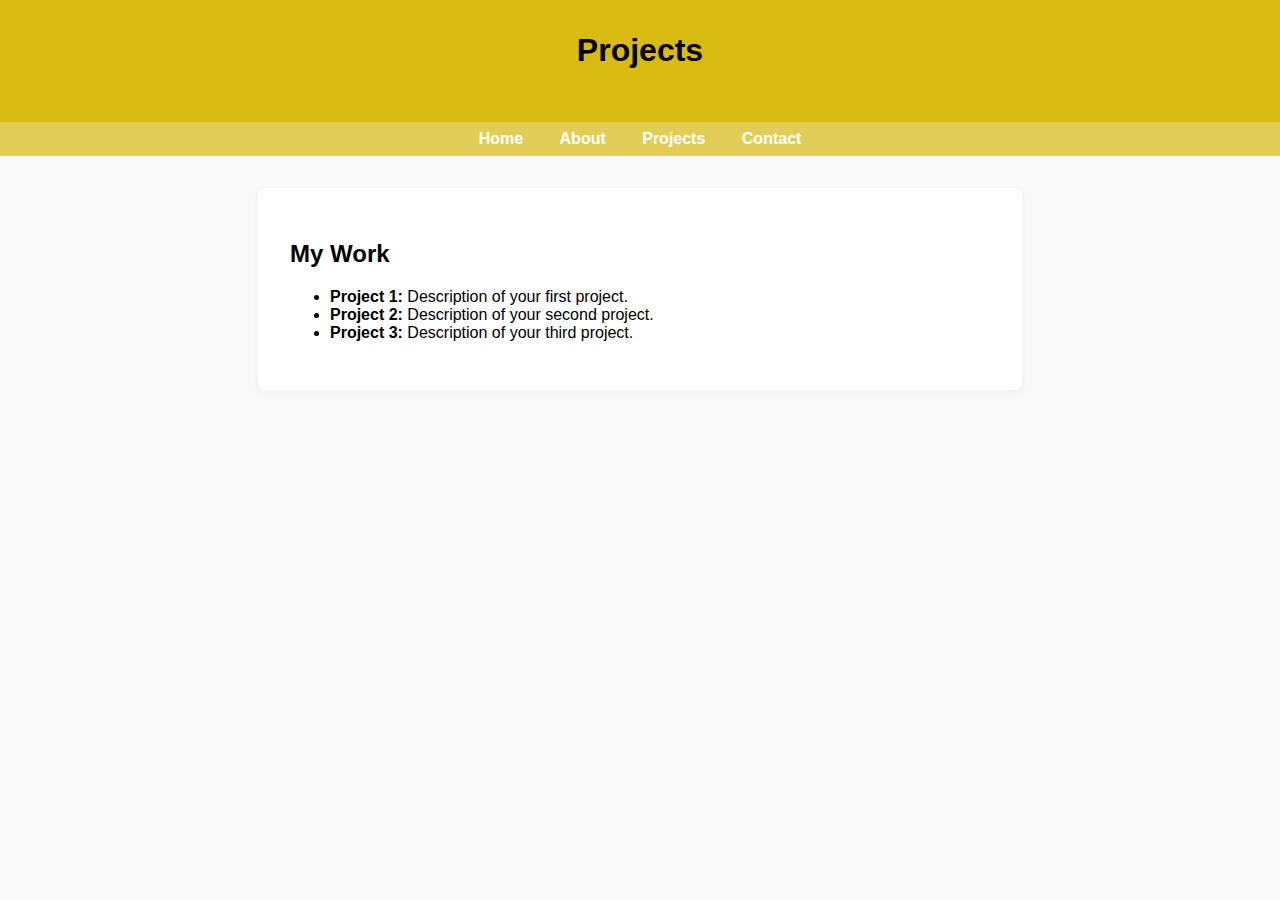
<file: projects.html>
<!DOCTYPE html>
<html lang="en">
<head>
    <meta charset="UTF-8">
    <meta name="viewport" content="width=device-width, initial-scale=1.0">
    <title>Projects - Alice Dissoubray</title>
    <style>
        body { font-family: Arial, sans-serif; margin: 0; padding: 0; background: #f9f9f9; }
        header { background: #d8ba11; color: #000000; padding: 2rem 1rem; text-align: center; }
        nav { background: #d8ba11b2; padding: 0.5rem 0; text-align: center; }
        nav a { color: #fff; margin: 0 1rem; text-decoration: none; font-weight: bold; }
        nav a:hover { text-decoration: underline; }
        main { max-width: 700px; margin: 2rem auto; background: #fff; padding: 2rem; border-radius: 8px; box-shadow: 0 2px 8px rgba(0,0,0,0.05); }
        h1 { margin-top: 0; }
    </style>
</head>
<body>
    <header>
        <h1>Projects</h1>
    </header>
    <nav>
        <a href="index.html">Home</a>
        <a href="about.html">About</a>
        <a href="projects.html">Projects</a>
        <a href="contact.html">Contact</a>
    </nav>
    <main>
        <h2>My Work</h2>
        <ul>
            <li><strong>Project 1:</strong> Description of your first project.</li>
            <li><strong>Project 2:</strong> Description of your second project.</li>
            <li><strong>Project 3:</strong> Description of your third project.</li>
        </ul>
    </main>
</body>
</html>
</file>
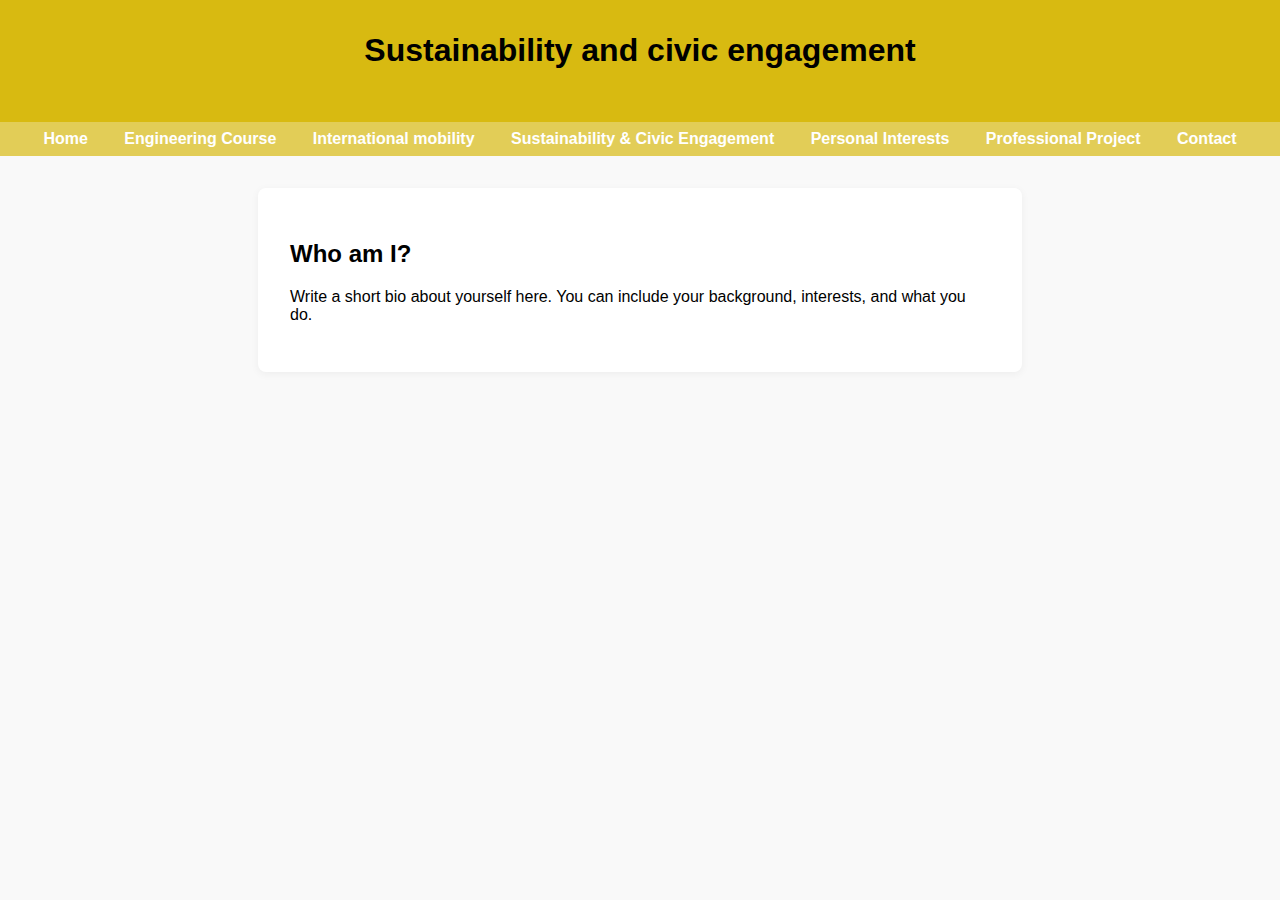
<file: sustainability.html>
<!DOCTYPE html>
<html lang="en">
<head>
    <meta charset="UTF-8">
    <meta name="viewport" content="width=device-width, initial-scale=1.0">
    <title>Civic engagement - Alice DIssoubray</title>
    <link rel="stylesheet" href="index.html">
    <style>
        body { font-family: Arial, sans-serif; margin: 0; padding: 0; background: #f9f9f9; }
        header { background: #d8ba11; color: #000000; padding: 2rem 1rem; text-align: center; }
        nav { background: #d8ba11b2; padding: 0.5rem 0; text-align: center; }
        nav a { color: #fff; margin: 0 1rem; text-decoration: none; font-weight: bold; }
        nav a:hover { text-decoration: underline; }
        main { max-width: 700px; margin: 2rem auto; background: #fff; padding: 2rem; border-radius: 8px; box-shadow: 0 2px 8px rgba(0,0,0,0.05); }
        h1 { margin-top: 0; }
    </style>
</head>
<body>
    <header>
        <h1>Sustainability and civic engagement</h1>
    </header>
    <nav>
        <a href="index.html">Home</a>
        <a href="Engineering_course.html">Engineering Course</a>
        <a href="International_mobility.html">International mobility</a>
        <a href="sustainability.html">Sustainability & Civic Engagement</a>
        <a href="hobbies.html">Personal Interests</a>
        <a href="ProfessionalProject">Professional Project</a>
        <a href="contact.html">Contact</a>
    </nav>
    <main>
        <h2>Who am I?</h2>
        <p>Write a short bio about yourself here. You can include your background, interests, and what you do.</p>
    </main>
</body>
</html>
</file>
<file: css/site.css>
:root {
    --ink: #132b25;
    --forest: #1e473d;
    --forest-dark: #16342b;
    --sage: #3e7c6b;
    --mist: #f3f7f5;
    --card: #ffffff;
    --accent: #e0b86b;
    --shadow: 0 12px 30px rgba(19, 43, 37, 0.12);
}

* { box-sizing: border-box; }

body {
    font-family: 'Source Sans 3', Arial, sans-serif;
    margin:0;
    padding:0;
    color: var(--ink);
    background:
        radial-gradient(1200px 600px at 10% -10%, #e6f4ee 0%, transparent 60%),
        radial-gradient(900px 500px at 100% 0%, #f6efe2 0%, transparent 55%),
        linear-gradient(120deg, #f9f9f9 0%, #e9f0ee 100%);
    min-height:100vh;
}

header {
    background: linear-gradient(110deg, var(--forest-dark) 0%, var(--forest) 60%, var(--sage) 100%);
    color: #fff;
    padding: 2.4rem 1rem 2rem 1rem;
    text-align: center;
    box-shadow: 0 2px 12px rgba(0,0,0,0.07);
    border-bottom-left-radius: 24px;
    border-bottom-right-radius: 24px;
    position: sticky;
    top: 0;
    z-index: 200;
    transition: padding 0.25s ease, font-size 0.25s ease, transform 0.25s ease;
}
header { will-change: transform; }
header.shrink h1 { transform: translateY(-6px) scale(0.985); transition: transform 0.22s ease, font-size 0.22s ease; }
header.shrink-layout { padding: 0.9rem 1rem 0.85rem 1rem; box-shadow: 0 1px 8px rgba(0,0,0,0.06); border-bottom-left-radius: 12px; border-bottom-right-radius: 12px; }
header.shrink-layout h1 { font-size: 1.2rem; }
header h1 {
    margin: 0;
    font-family: 'Fraunces', serif;
    font-size: 2.4rem;
    letter-spacing: 0.5px;
}

nav {
    background: rgba(246, 253, 251, 0.92);
    backdrop-filter: blur(8px);
    padding:0.75rem 0;
    text-align:center;
    box-shadow:0 1px 10px rgba(0,0,0,0.04);
    border-bottom:1px solid #e0ede8;
}
nav a {
    color:var(--forest);
    margin:0 1rem;
    text-decoration:none;
    font-weight:700;
    padding:0.3rem 0.6rem;
    border-radius:6px;
    transition: color 0.2s, background 0.2s, transform 0.2s;
    display: inline-block;
}
nav a:hover {
    color:#fff;
    background:var(--forest);
    transform: translateY(-1px);
}

main {
    max-width:900px;
    margin:2.8rem auto;
    background:var(--card);
    padding:2.6rem 2.2rem;
    border-radius:22px;
    box-shadow: var(--shadow);
    min-height:60vh;
}

h2, h3 {
    color: var(--forest);
    font-family: 'Fraunces', serif;
}

a {
    transition: color 0.2s, background 0.2s, transform 0.2s;
}

button, input, textarea {
    font-family: inherit;
}

.btn-group {
    display:flex;
    flex-wrap:wrap;
    gap:0.8rem;
    justify-content:center;
    margin:1.2rem 0 2.2rem 0;
}
.btn-group a {
    display:inline-flex;
    align-items:center;
    gap:0.5rem;
    background:var(--forest);
    color:#fff;
    padding:0.75rem 1.4rem;
    border-radius:14px;
    text-decoration:none;
    font-weight:700;
    font-size:1rem;
    box-shadow:0 6px 18px rgba(19, 43, 37, 0.18);
    border:1px solid rgba(255,255,255,0.12);
    transition: background 0.2s, transform 0.2s, box-shadow 0.2s;
}
.btn-group a:hover {
    transform: translateY(-2px);
    box-shadow:0 10px 26px rgba(19, 43, 37, 0.25);
    background: linear-gradient(110deg, #1f4c3f 0%, #2f745f 100%);
}
.btn-group a.secondary {
    background: #f2f6f4;
    color: var(--forest);
    border: 1px solid #dbe7e1;
}

.project-card {
    background:#f7fbf9;
    border:1px solid #e3ece8;
    border-radius:16px;
    box-shadow:0 6px 18px rgba(30,71,61,0.08);
}

footer {
    margin-top:2.8rem;
    padding-top:1.6rem;
    border-top:1px solid #e1ebe7;
    color:#3c5f53;
    text-align:center;
    font-size:0.95rem;
}

@media (max-width: 700px) {
    main { padding:1.4rem 1rem; }
    header h1 { font-size:1.6rem; }
    nav a { margin:0.3rem 0.4rem; }
}

.lang-en .fr{display:none !important;}
.lang-fr .en{display:none !important;}
.lang-en .en, .lang-fr .fr{display:inline !important;}
</file>
